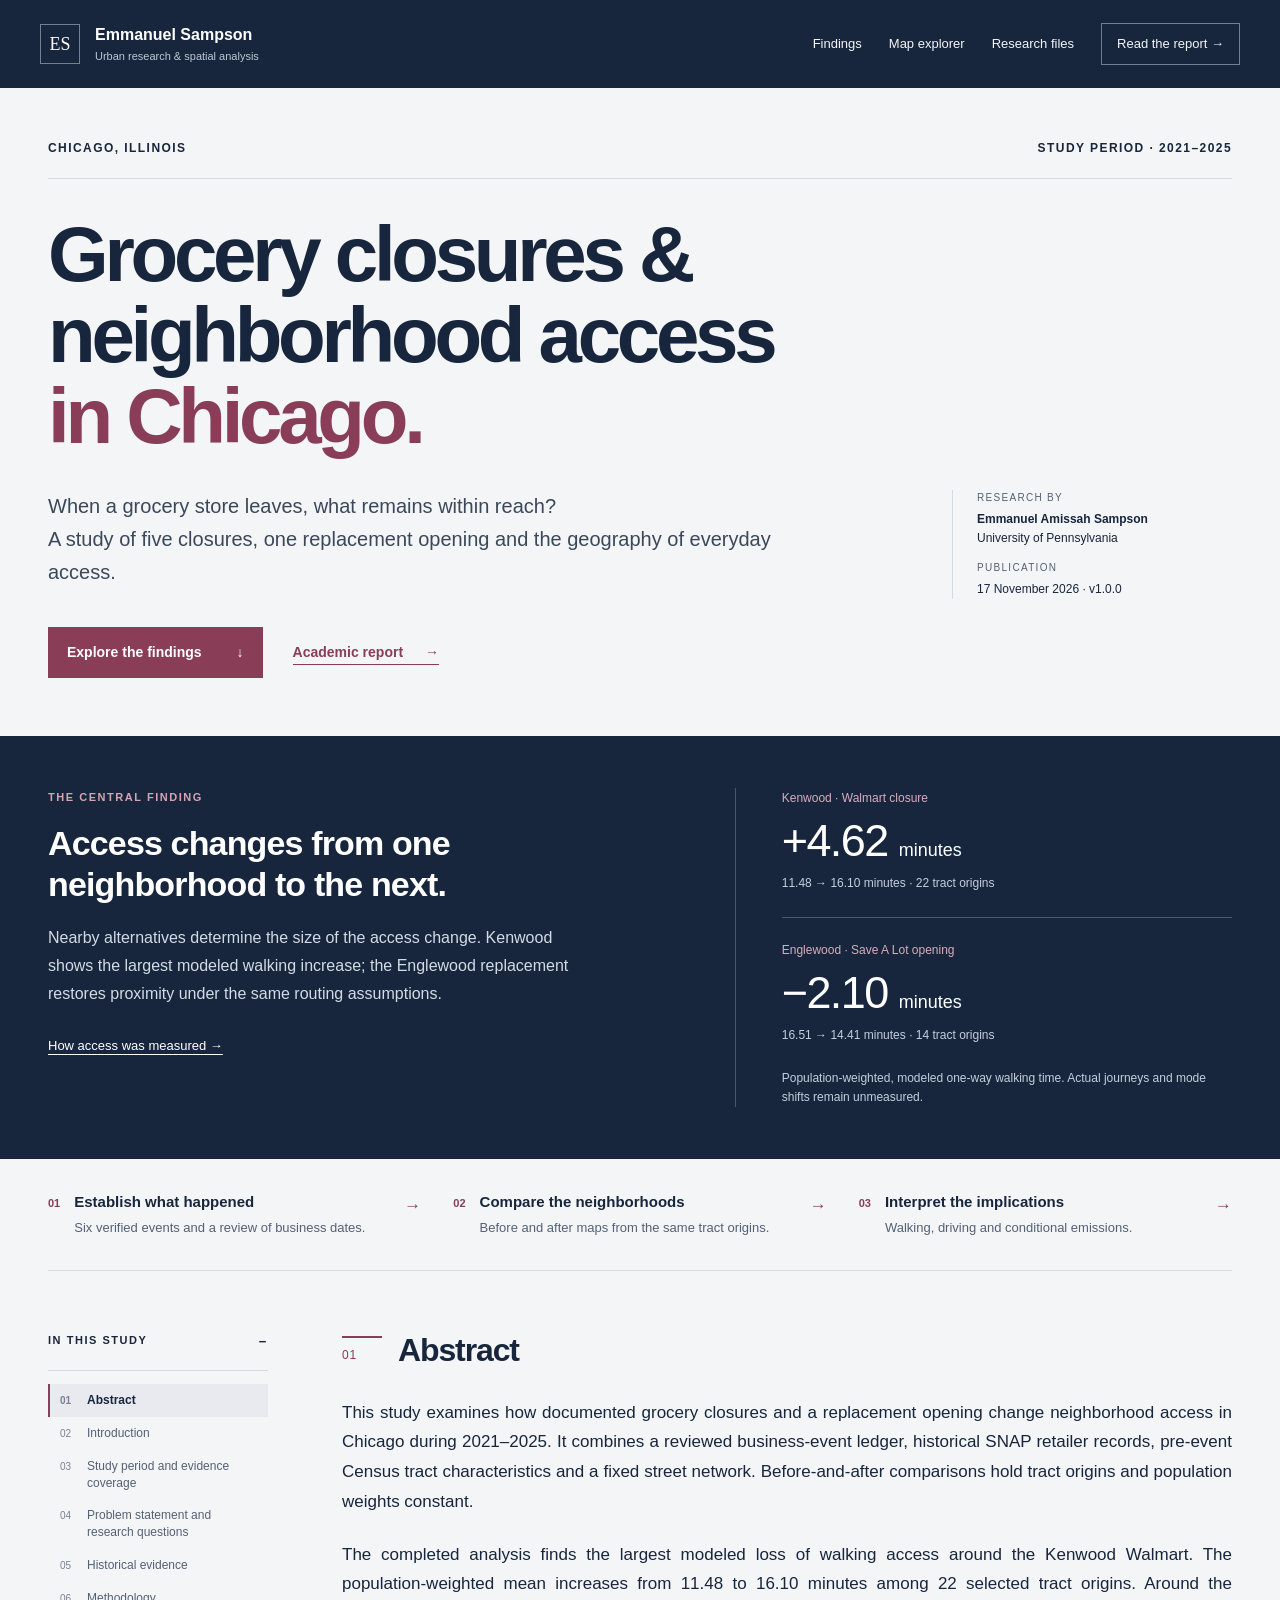
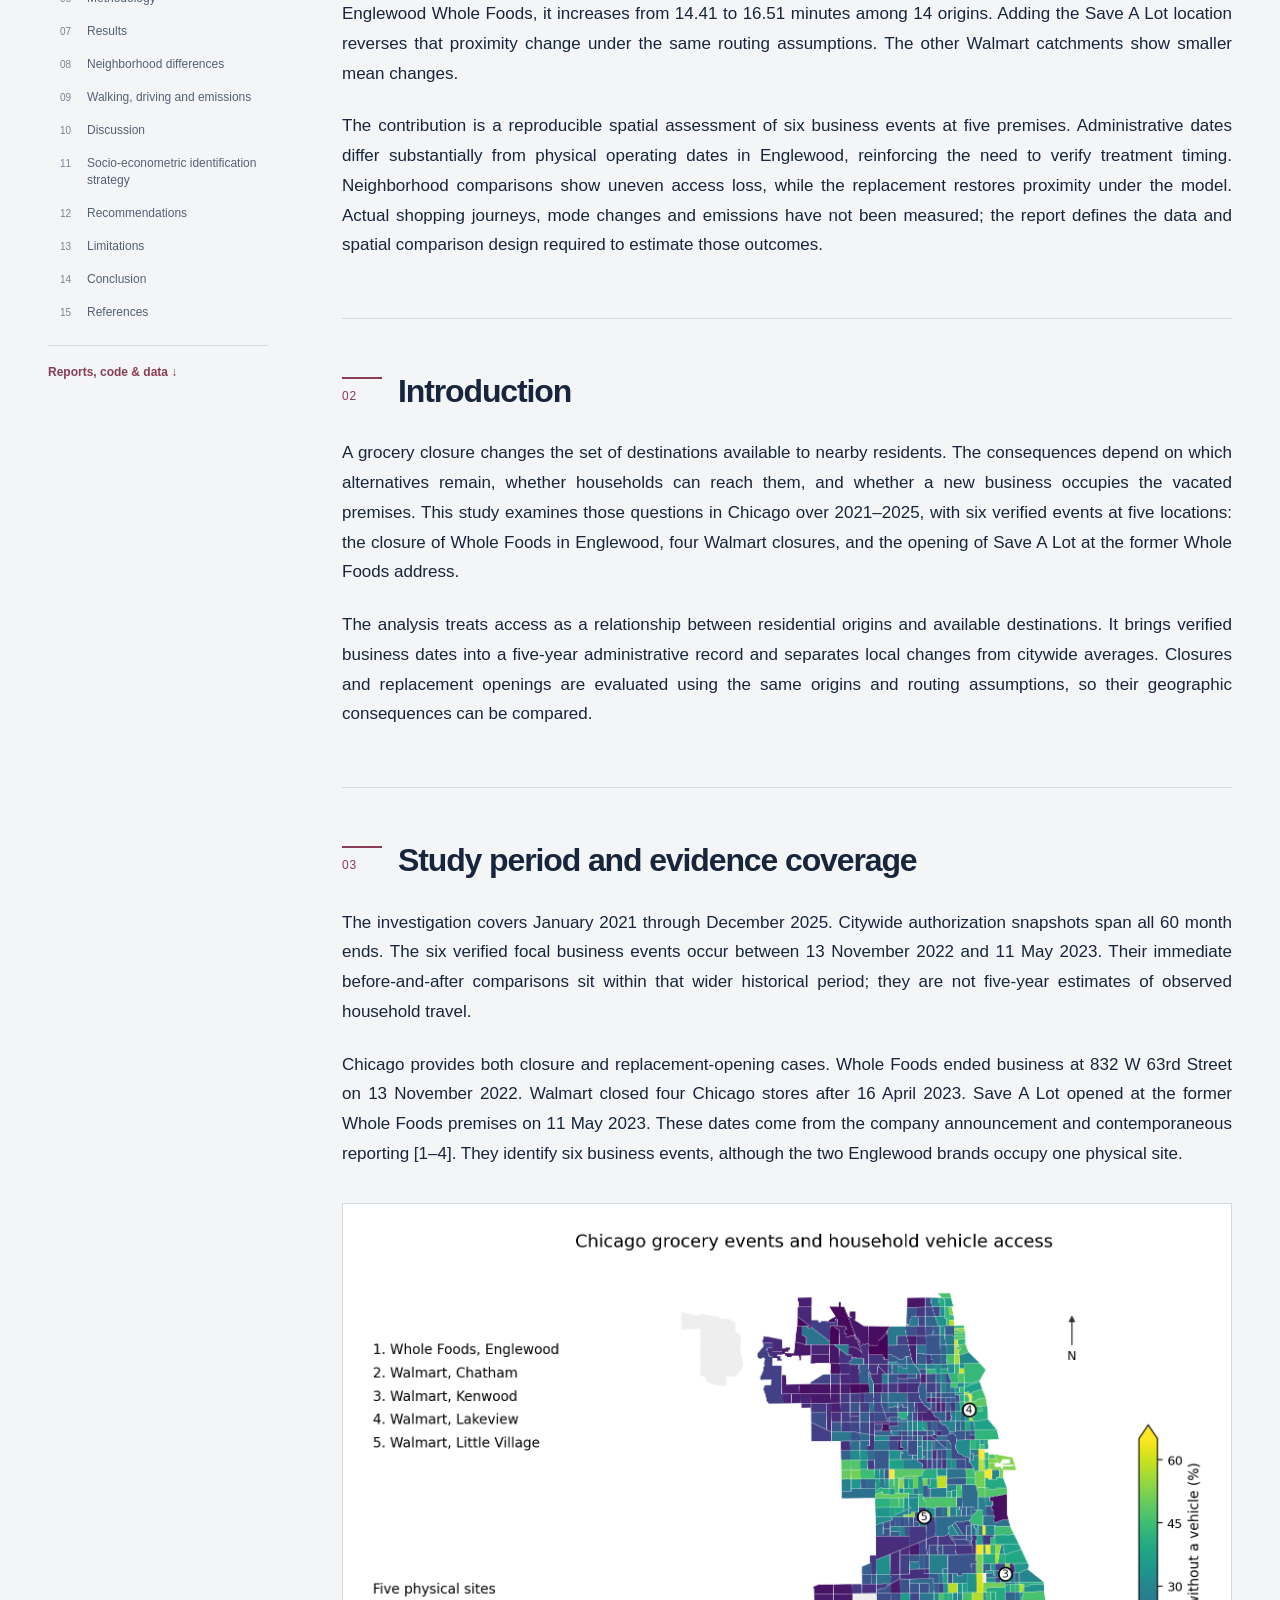
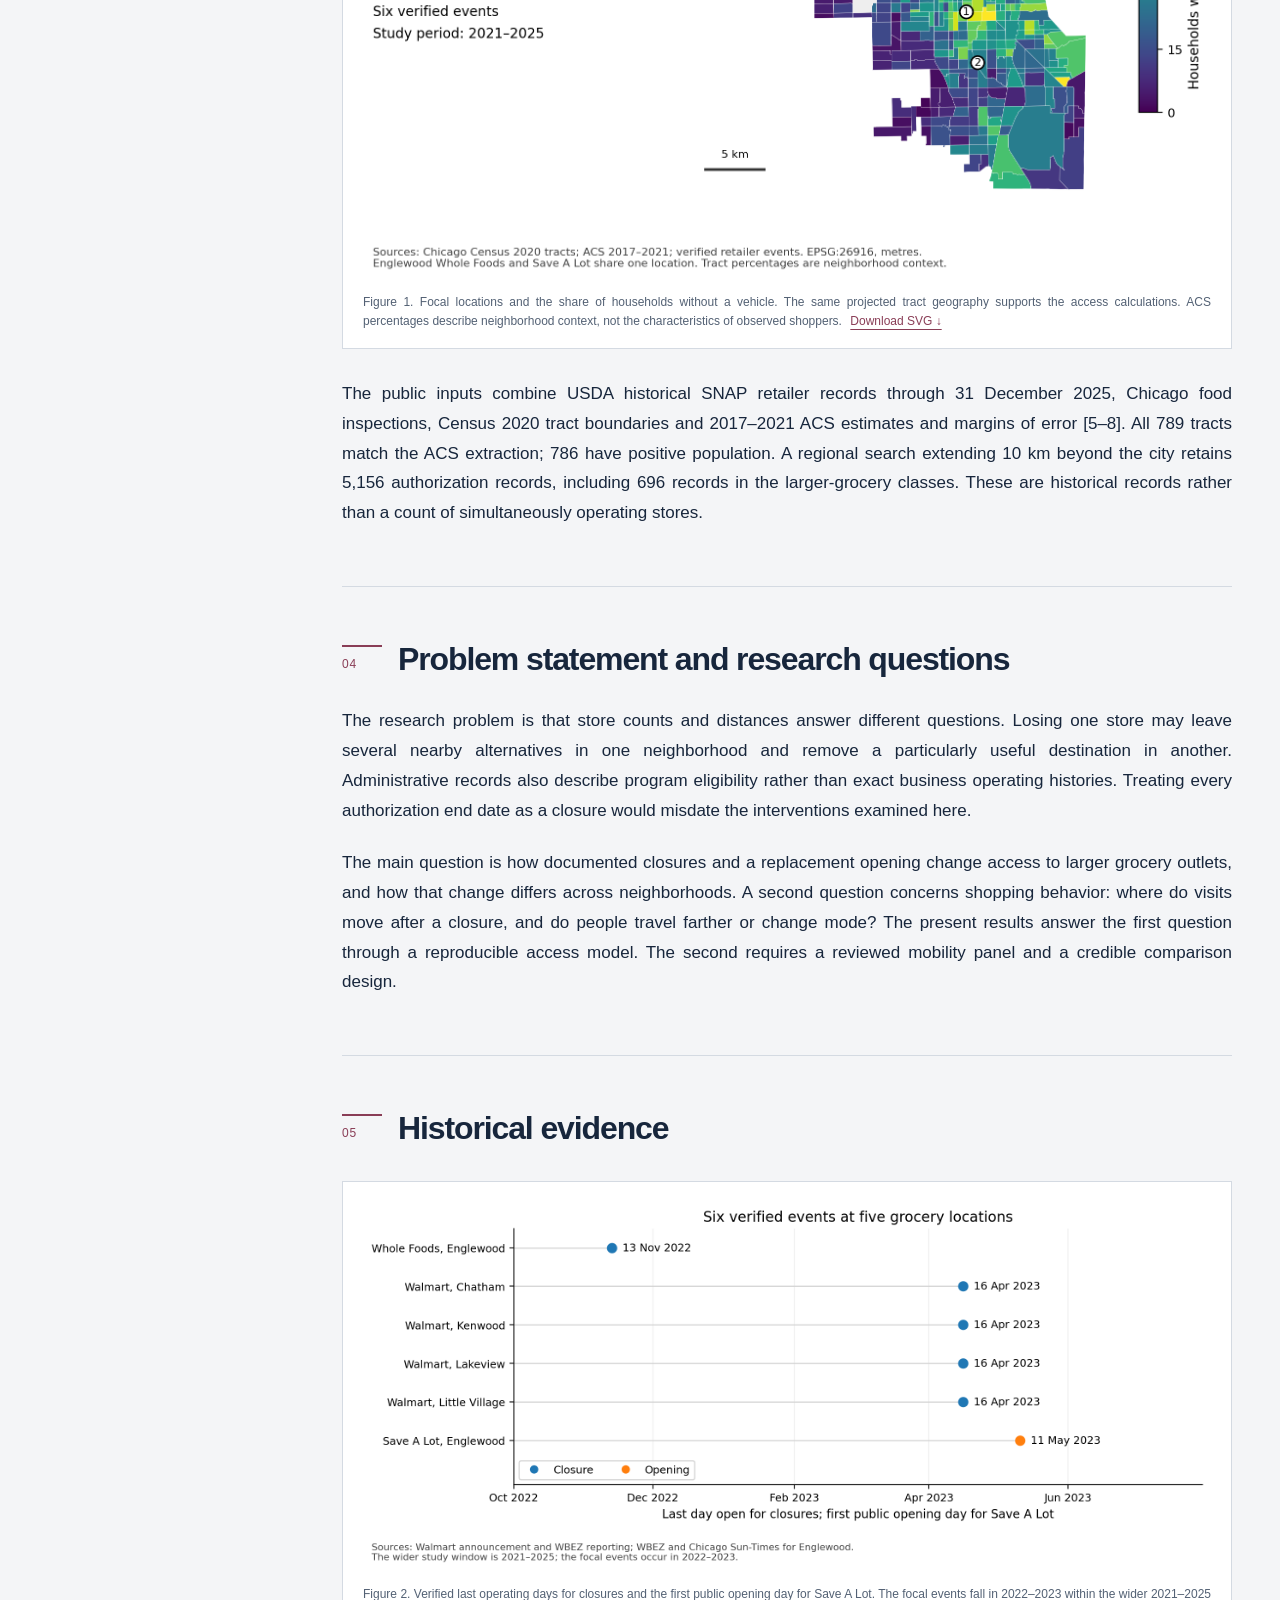
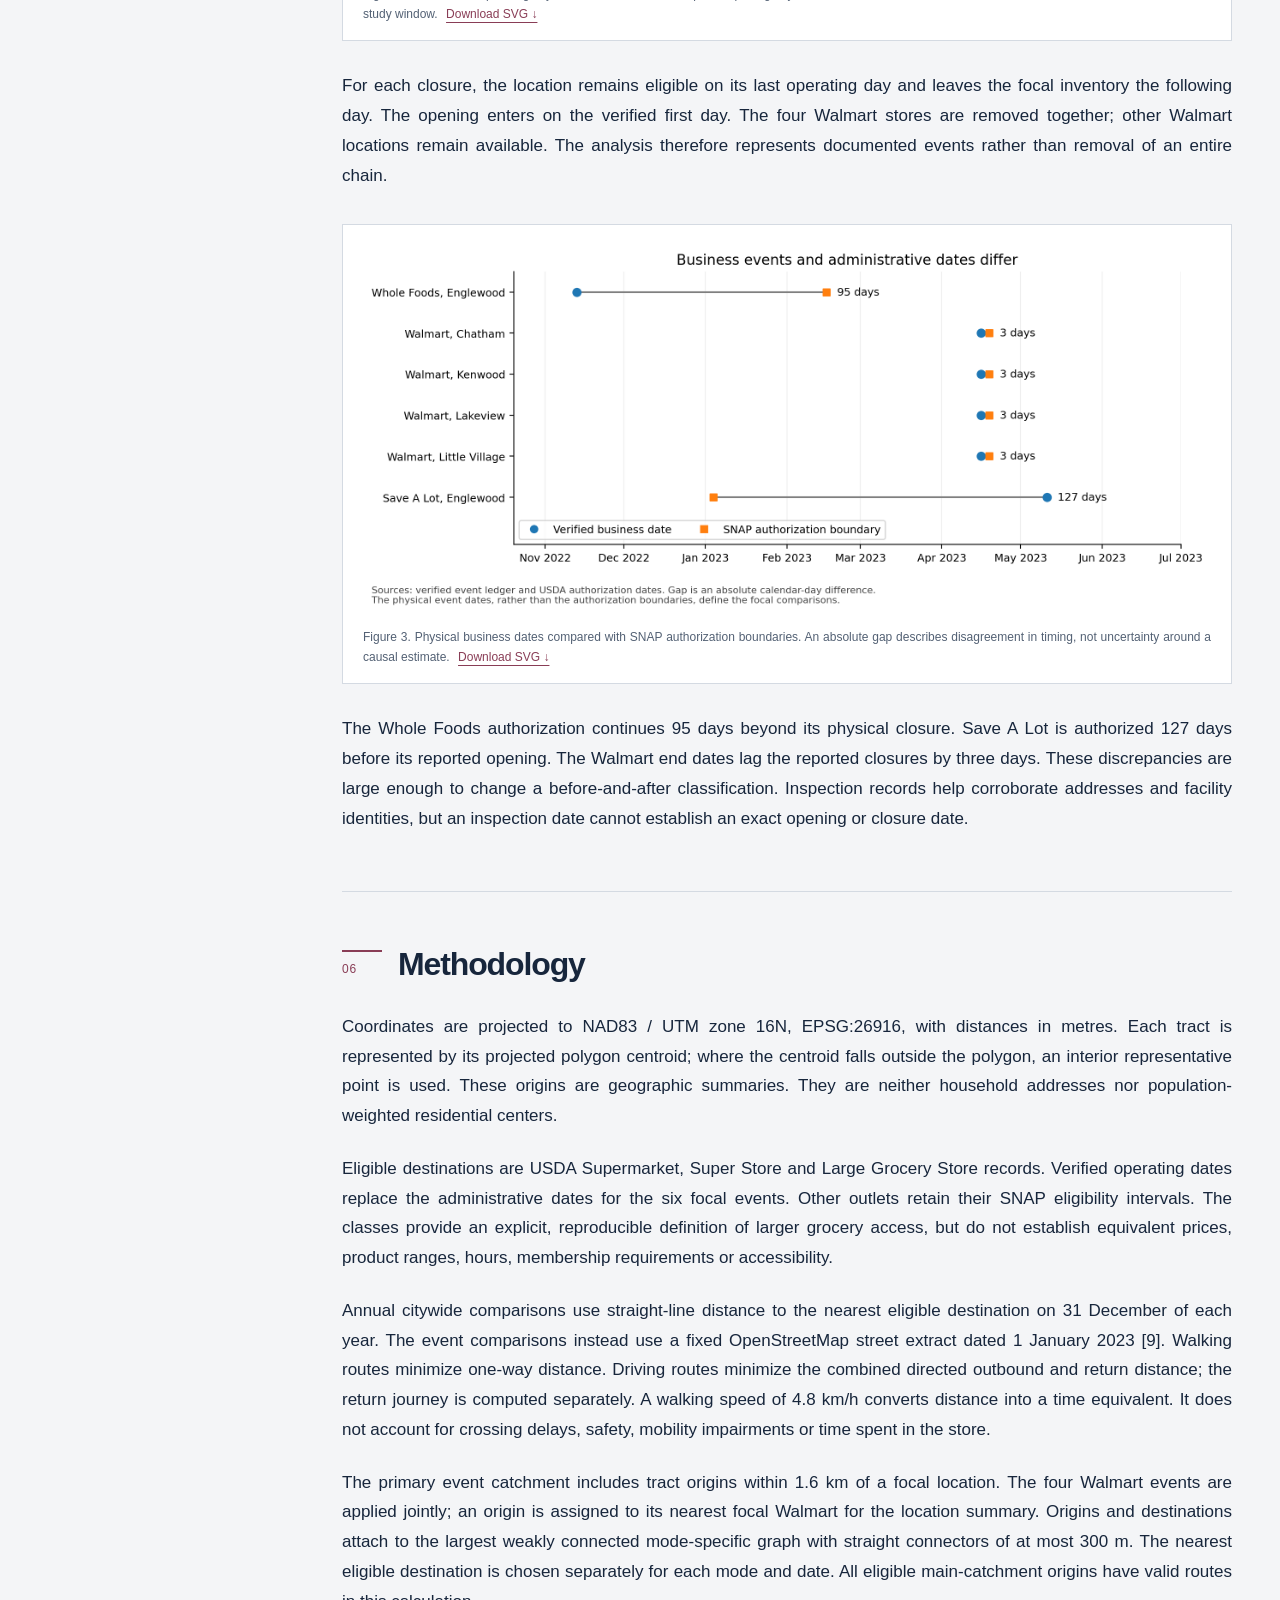
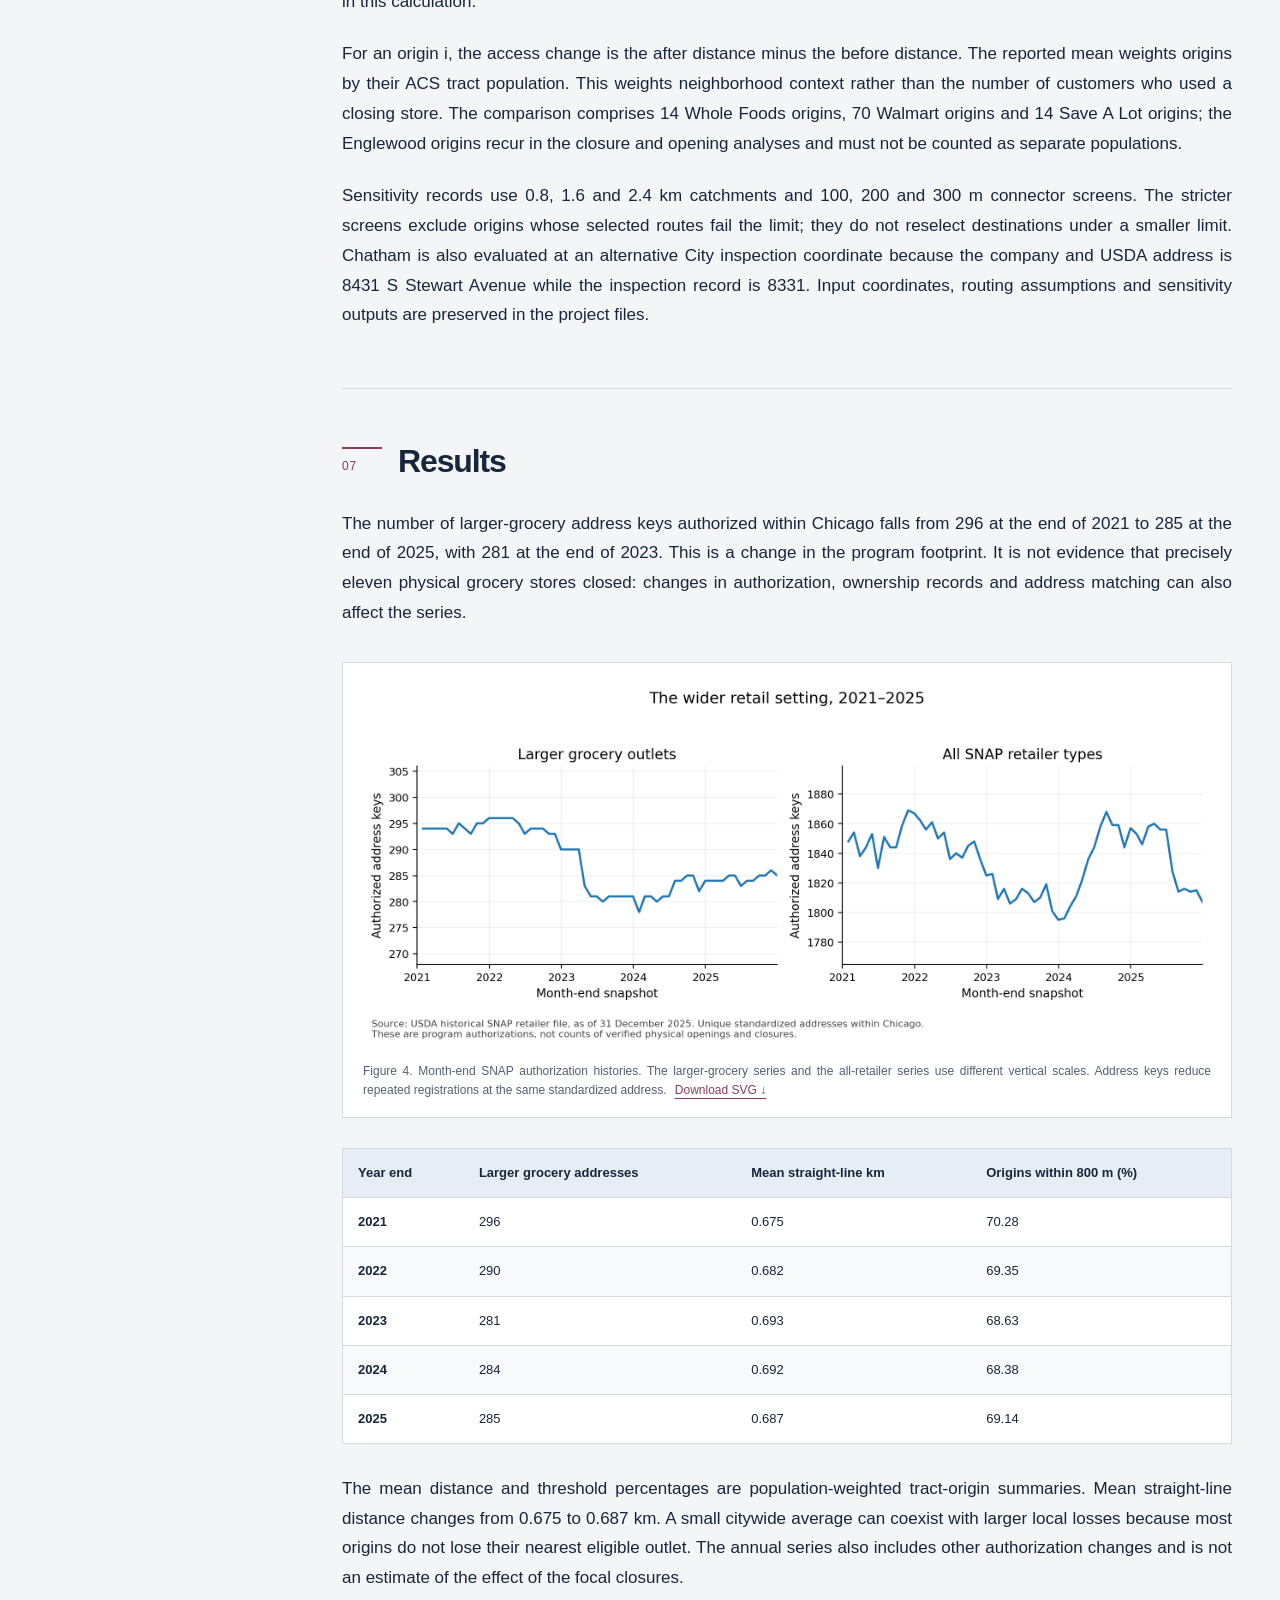
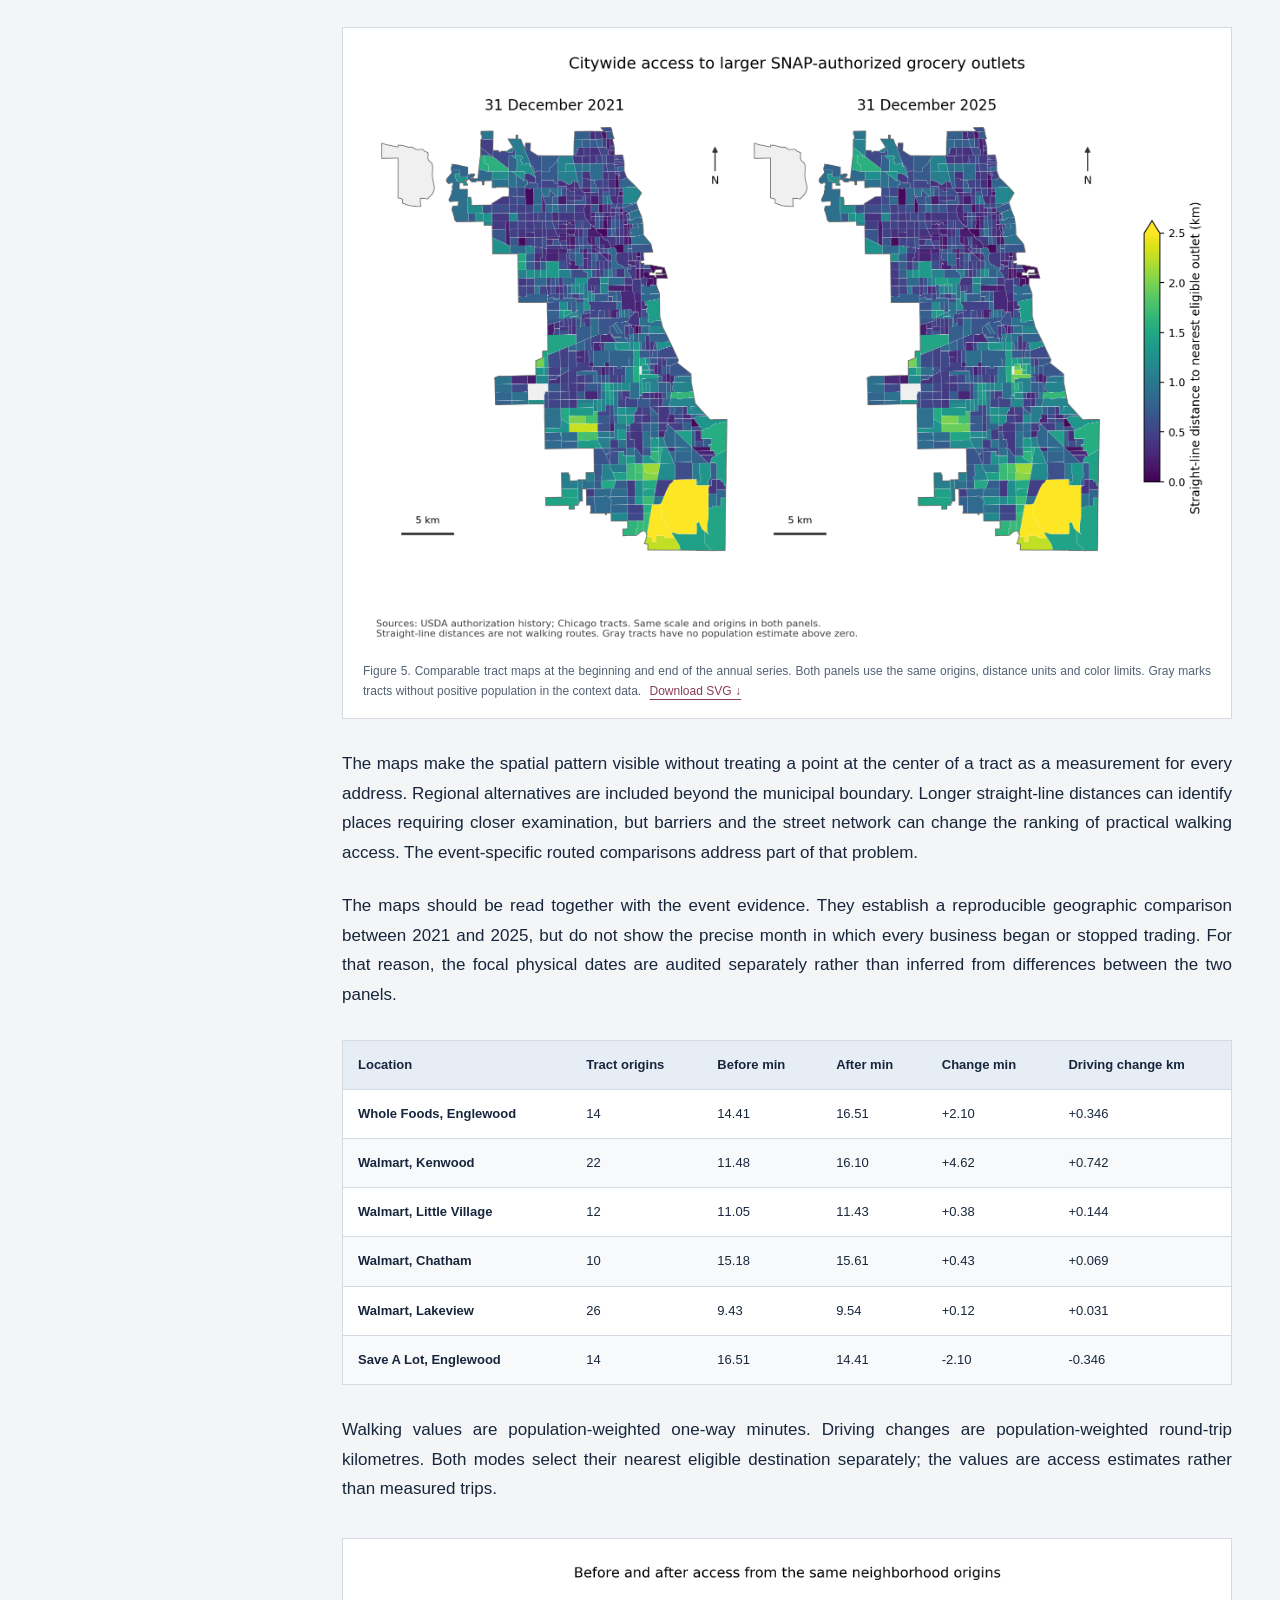
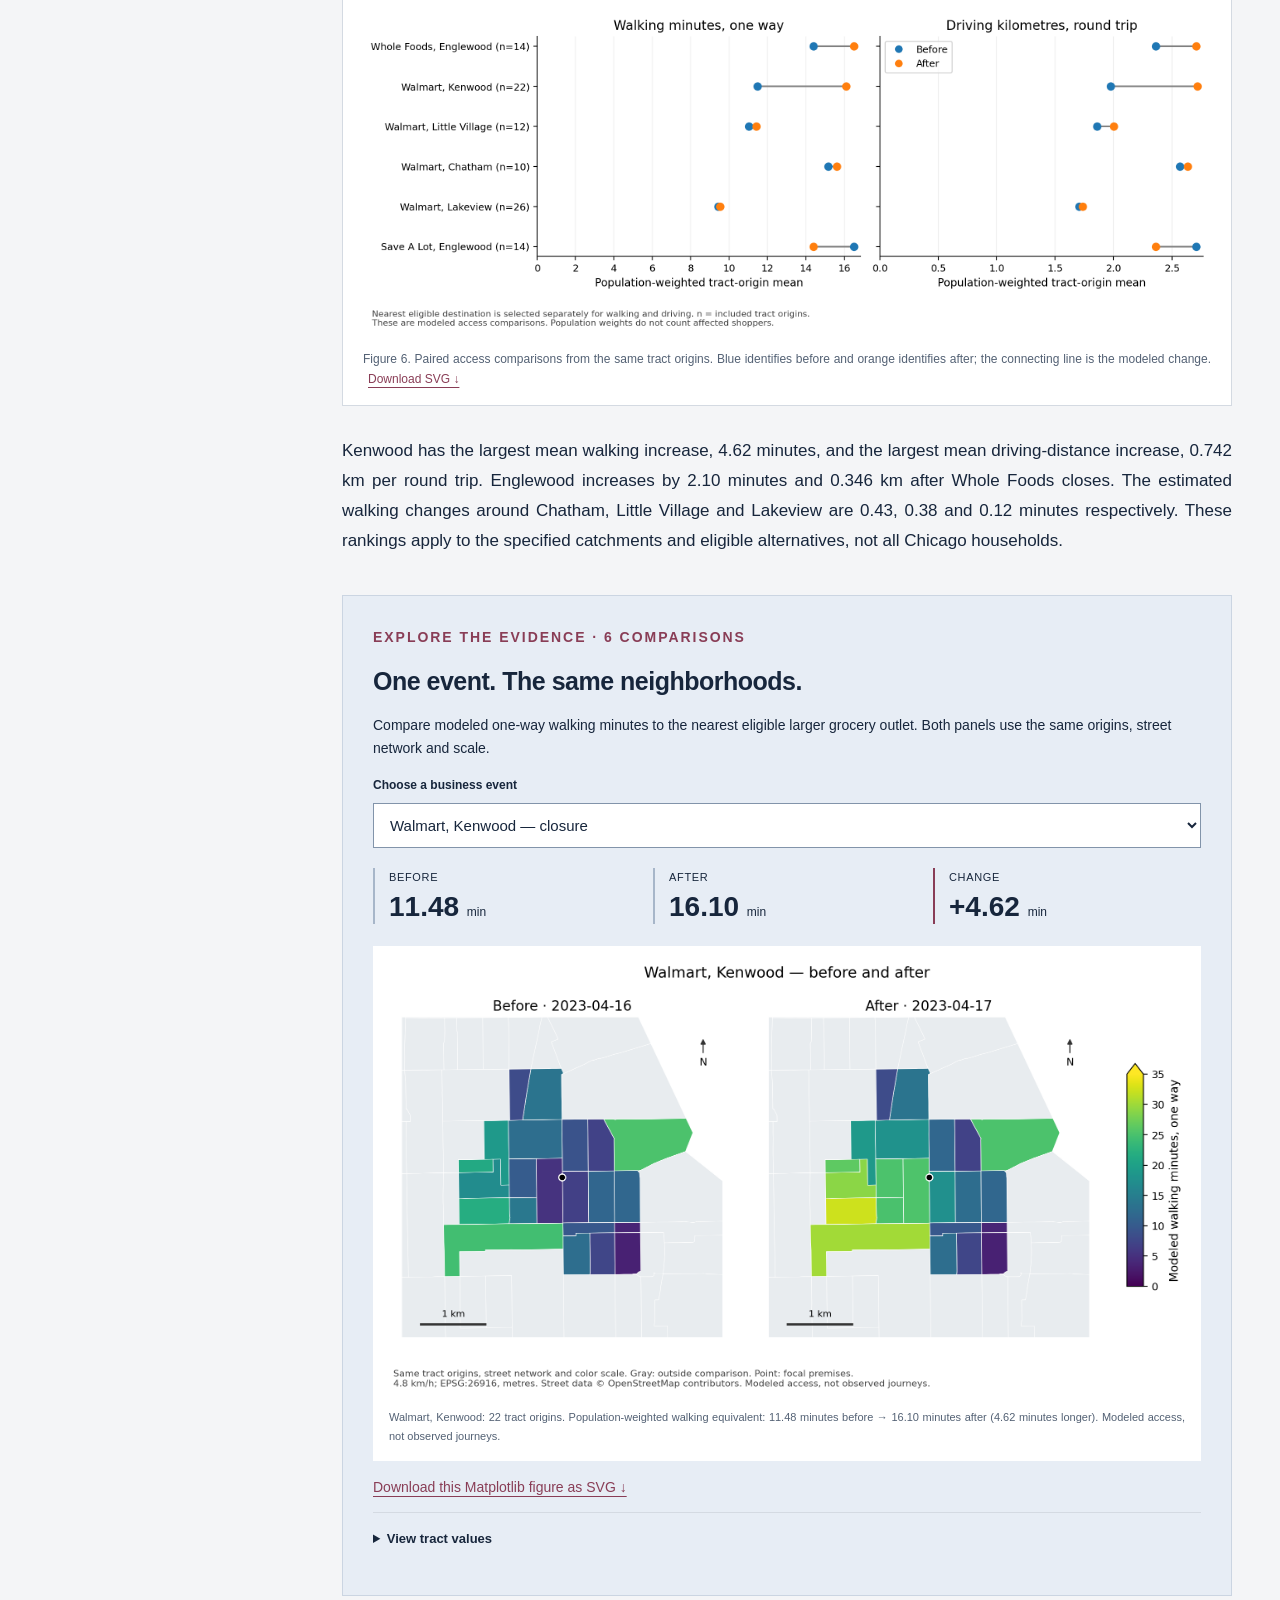
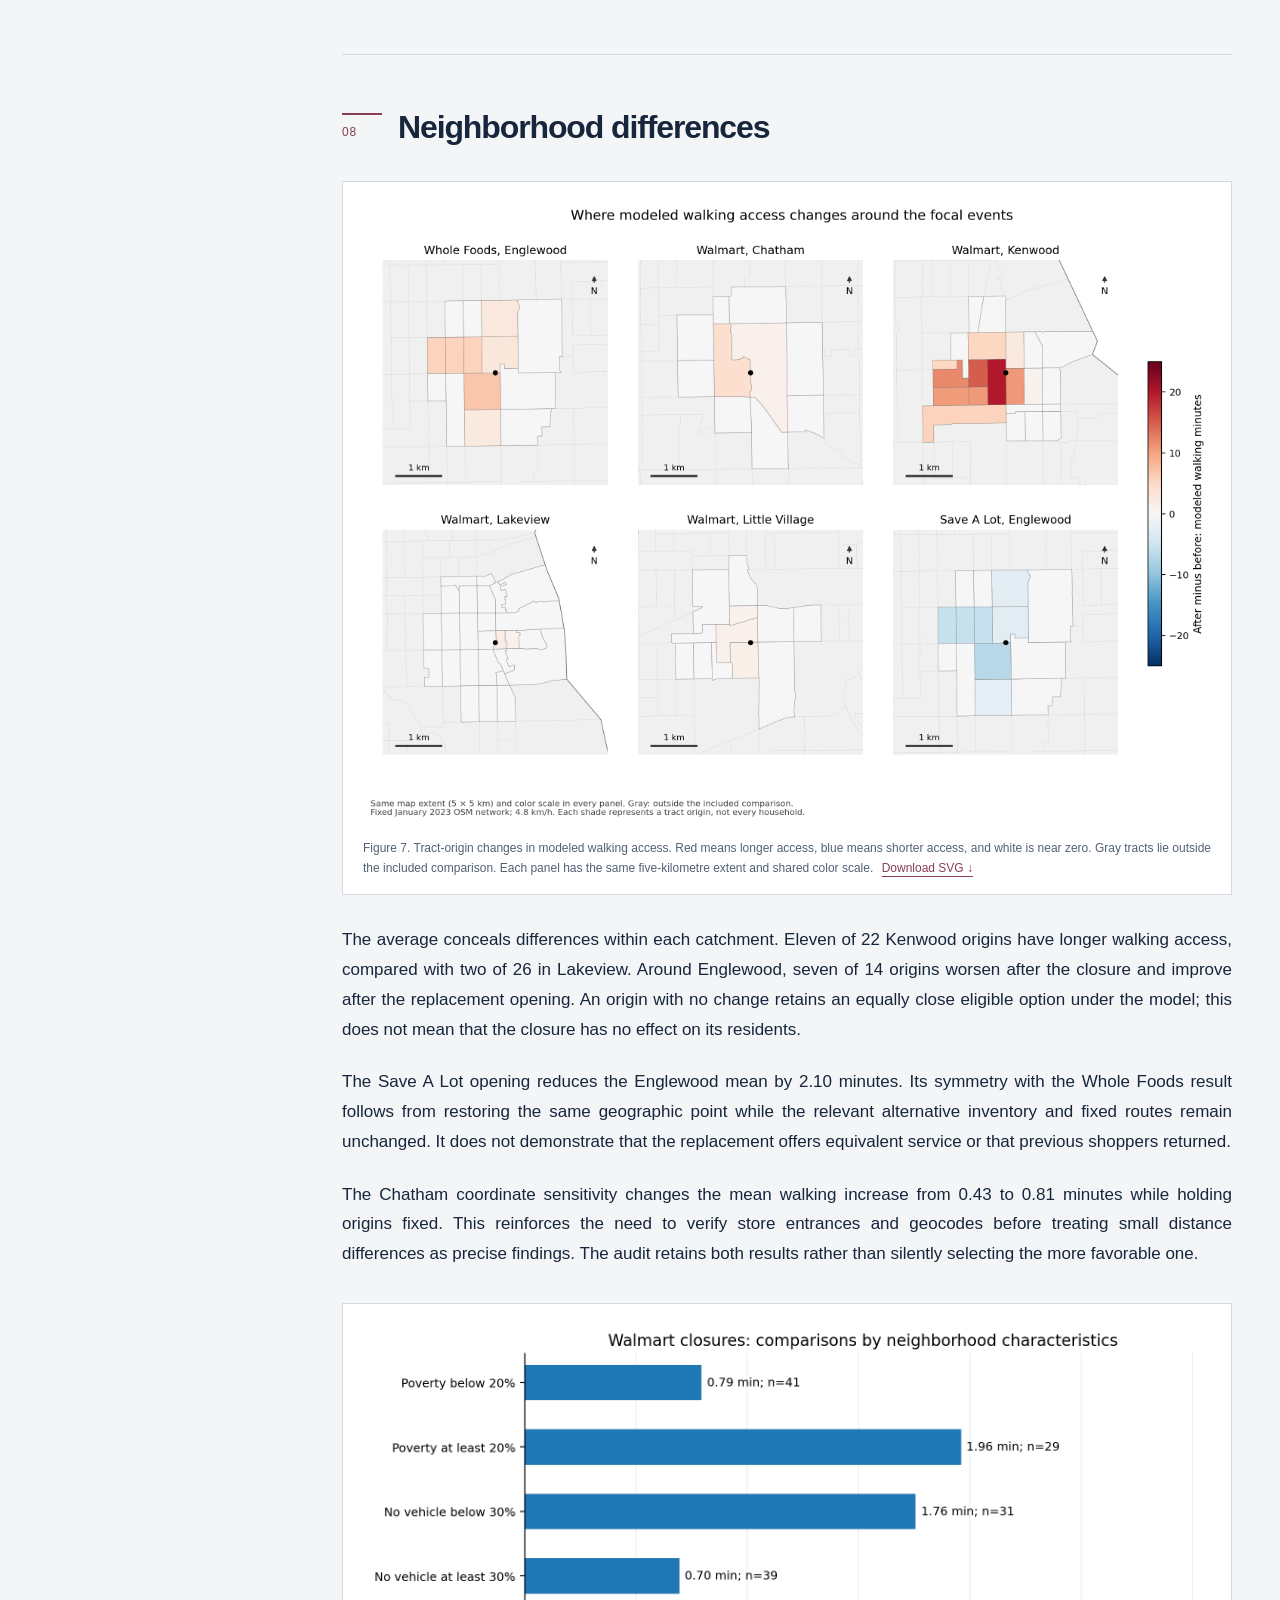
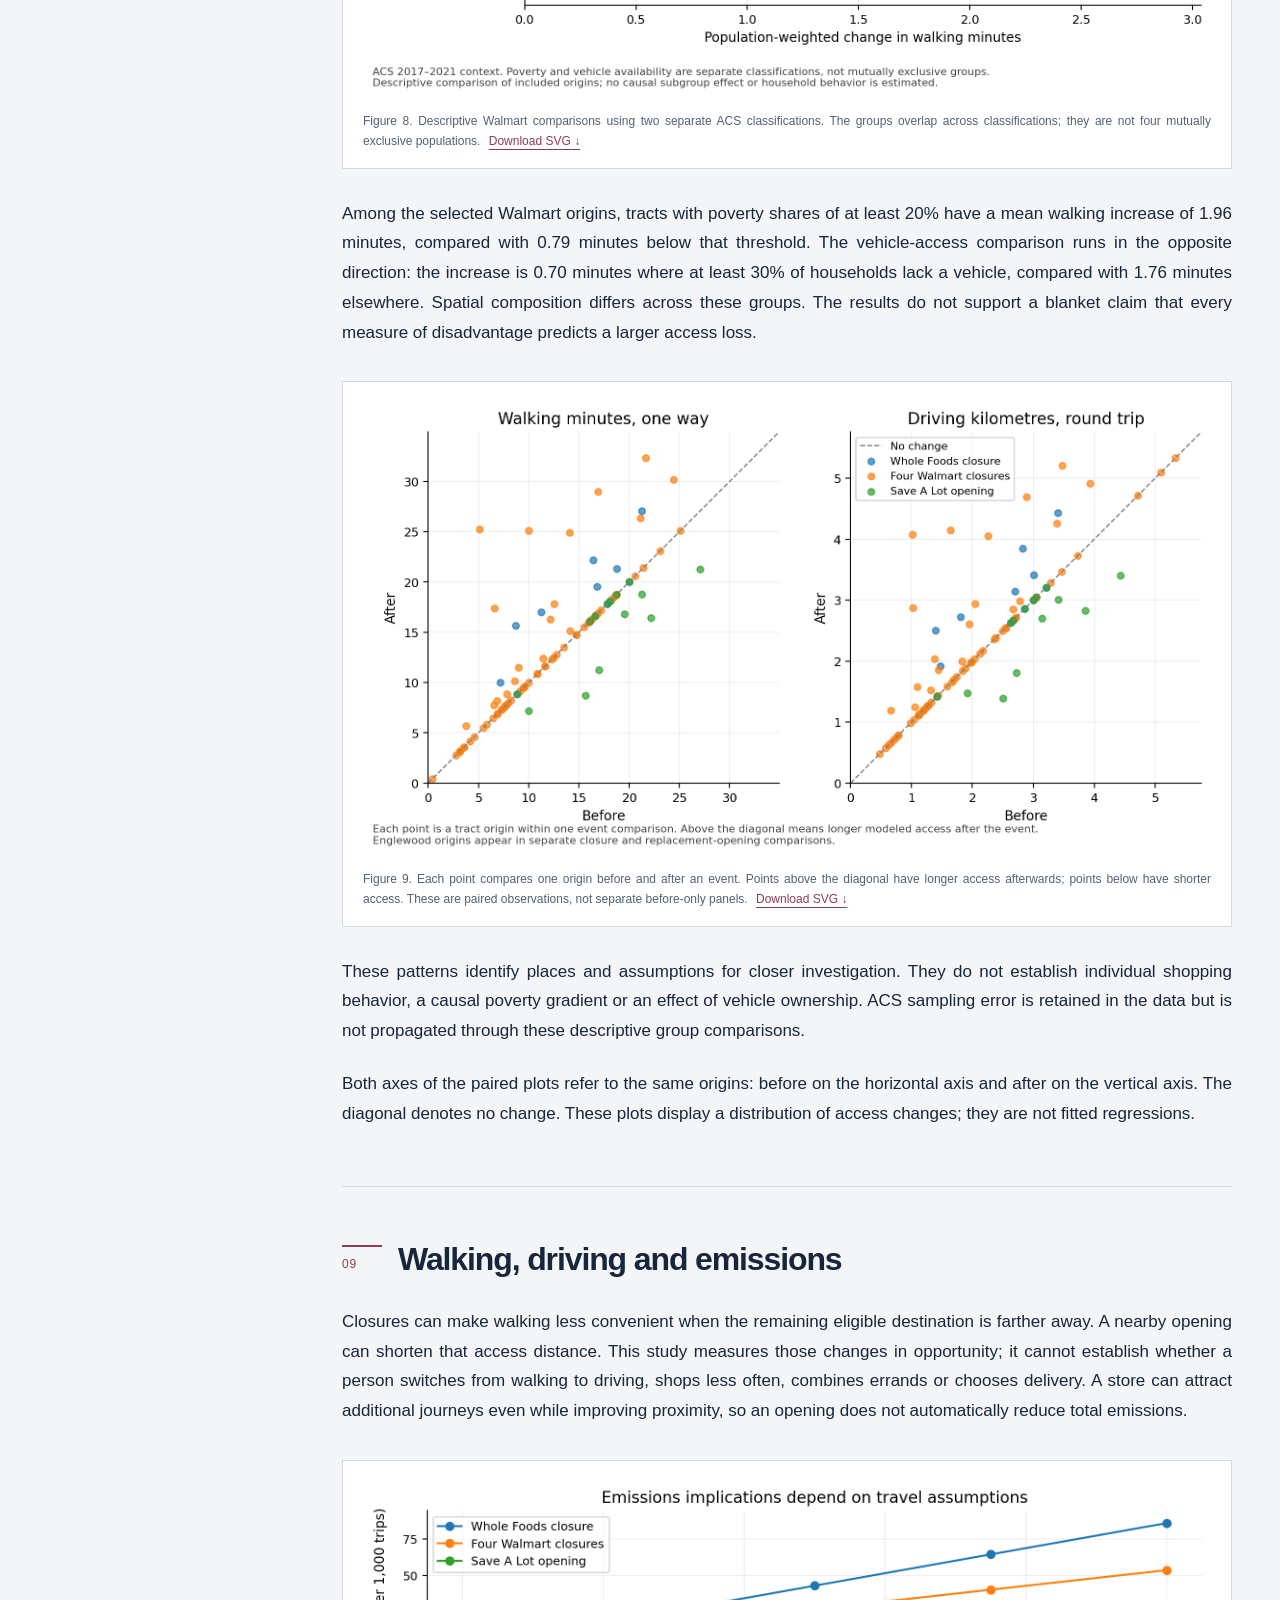
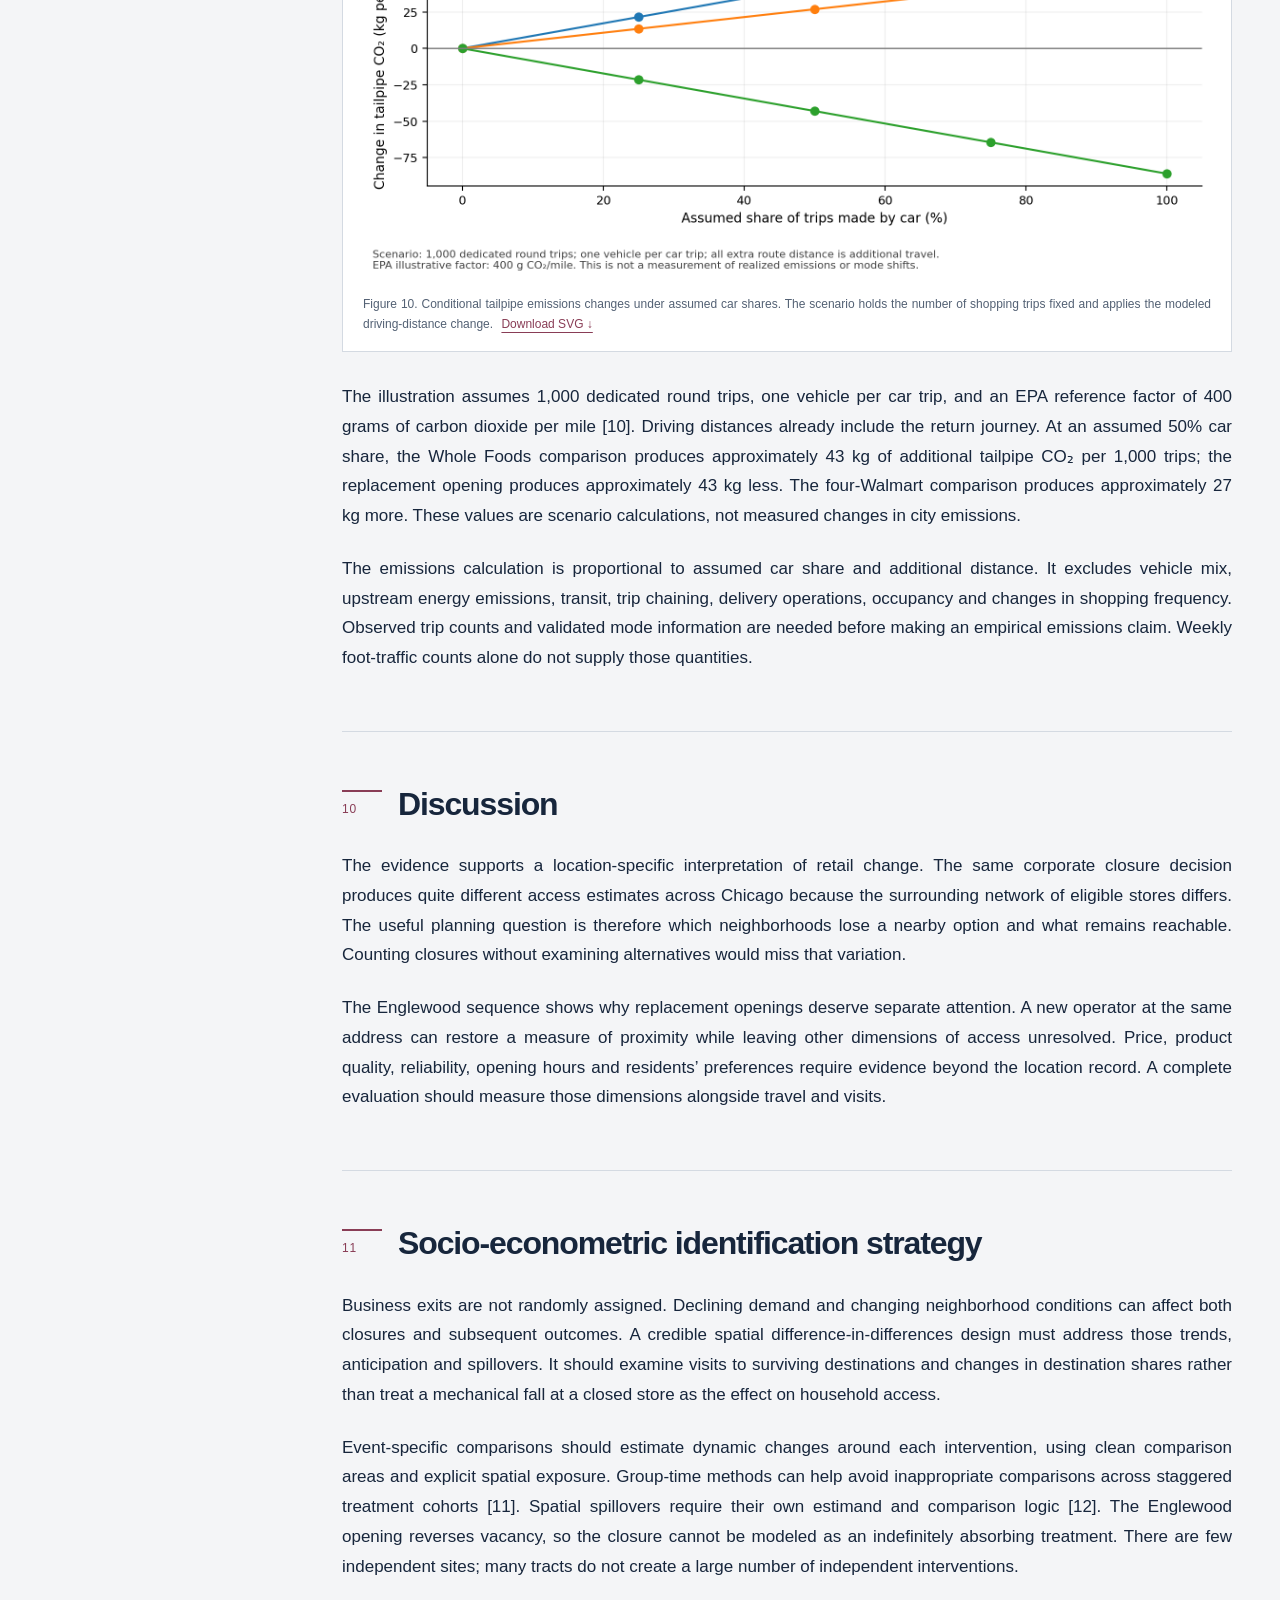
<file: index.html>
<!doctype html>
<html lang="en"><head><meta charset="utf-8"><meta name="viewport" content="width=device-width,initial-scale=1"><title>Grocery closures and neighborhood access in Chicago | Emmanuel Sampson</title><meta name="description" content="Chicago grocery access, 2021–2025. Verified store closures and a replacement opening, modeled before-and-after access and neighborhood differences."><meta name="theme-color" content="#17263c"><link rel="stylesheet" href="site/style.css"><script src="site/app.js" defer></script></head>
<body><a class="skip" href="#research">Skip to research</a>
<header class="masthead"><div class="masthead-inner"><a class="brand" href="#top"><span class="brand-mark" aria-hidden="true">ES</span><span>Emmanuel Sampson<small>Urban research &amp; spatial analysis</small></span></a><nav aria-label="Primary navigation"><a href="#results">Findings</a><a href="#explorer-title">Map explorer</a><a href="#records">Research files</a><a class="nav-report" href="outputs/public/Chicago_Grocery_Access_Report.pdf">Read the report →</a></nav></div></header>
<main id="top">
<section class="hero wrap" aria-labelledby="study-title"><div class="hero-kicker"><span>Chicago, Illinois</span><span>Study period · 2021–2025</span></div><h1 id="study-title">Grocery closures &amp;<br>neighborhood access<br><span>in Chicago.</span></h1><div class="hero-bottom"><p class="lede">When a grocery store leaves, what remains within reach?<br> A study of five closures, one replacement opening and the geography of everyday access.</p><div class="study-meta"><p><span>Research by</span><strong>Emmanuel Amissah Sampson</strong>University of Pennsylvania</p><p><span>Publication</span>17 November 2026 · v1.0.0</p></div></div><div class="hero-actions"><a class="button" href="#results">Explore the findings <span aria-hidden="true">↓</span></a><a class="text-link" href="outputs/public/Chicago_Grocery_Access_Report.pdf">Academic report <span aria-hidden="true">→</span></a></div></section>
<section class="overview-band" aria-label="Research at a glance"><div class="wrap overview-inner"><div class="overview-title"><p class="eyebrow">The central finding</p><h2>Access changes from one<br>neighborhood to the next.</h2><p>Nearby alternatives determine the size of the access change. Kenwood shows the largest modeled walking increase; the Englewood replacement restores proximity under the same routing assumptions.</p><a href="#methods">How access was measured →</a></div><div class="finding-list"><div><p class="finding-label">Kenwood · Walmart closure</p><p class="finding-number">+4.62 <span>minutes</span></p><p>11.48 → 16.10 minutes · 22 tract origins</p></div><div><p class="finding-label">Englewood · Save A Lot opening</p><p class="finding-number">−2.10 <span>minutes</span></p><p>16.51 → 14.41 minutes · 14 tract origins</p></div><p class="scope-note">Population-weighted, modeled one-way walking time. Actual journeys and mode shifts remain unmeasured.</p></div></div></section>
<nav class="story-guide wrap" aria-label="Ways into the research"><a href="#evidence"><span class="guide-number">01</span><div><strong>Establish what happened</strong><p>Six verified events and a review of business dates.</p></div><span class="guide-arrow" aria-hidden="true">→</span></a><a href="#explorer-title"><span class="guide-number">02</span><div><strong>Compare the neighborhoods</strong><p>Before and after maps from the same tract origins.</p></div><span class="guide-arrow" aria-hidden="true">→</span></a><a href="#travel"><span class="guide-number">03</span><div><strong>Interpret the implications</strong><p>Walking, driving and conditional emissions.</p></div><span class="guide-arrow" aria-hidden="true">→</span></a></nav>
<div class="research-layout wrap" id="research"><aside class="contents"><details open><summary>In this study <span aria-hidden="true">+</span></summary><nav aria-label="Research contents"><ol><li><a href="#abstract"><span>01</span>Abstract</a></li><li><a href="#introduction"><span>02</span>Introduction</a></li><li><a href="#period"><span>03</span>Study period and evidence coverage</a></li><li><a href="#problem"><span>04</span>Problem statement and research questions</a></li><li><a href="#evidence"><span>05</span>Historical evidence</a></li><li><a href="#methods"><span>06</span>Methodology</a></li><li><a href="#results"><span>07</span>Results</a></li><li><a href="#equity"><span>08</span>Neighborhood differences</a></li><li><a href="#travel"><span>09</span>Walking, driving and emissions</a></li><li><a href="#discussion"><span>10</span>Discussion</a></li><li><a href="#identification"><span>11</span>Socio-econometric identification strategy</a></li><li><a href="#recommendations"><span>12</span>Recommendations</a></li><li><a href="#limitations"><span>13</span>Limitations</a></li><li><a href="#conclusion"><span>14</span>Conclusion</a></li><li><a href="#references"><span>15</span>References</a></li></ol><a class="contents-download" href="#records">Reports, code &amp; data ↓</a></nav></details></aside><article class="research-article" aria-label="Research narrative"><section id="abstract" class="research-section" aria-labelledby="heading-abstract"><header class="section-heading"><span class="section-number">01</span><h2 id="heading-abstract">Abstract</h2></header><div class="report-section"><p>This study examines how documented grocery closures and a replacement opening change neighborhood access in Chicago during 2021–2025. It combines a reviewed business-event ledger, historical SNAP retailer records, pre-event Census tract characteristics and a fixed street network. Before-and-after comparisons hold tract origins and population weights constant.</p><p>The completed analysis finds the largest modeled loss of walking access around the Kenwood Walmart. The population-weighted mean increases from 11.48 to 16.10 minutes among 22 selected tract origins. Around the Englewood Whole Foods, it increases from 14.41 to 16.51 minutes among 14 origins. Adding the Save A Lot location reverses that proximity change under the same routing assumptions. The other Walmart catchments show smaller mean changes.</p><p>The contribution is a reproducible spatial assessment of six business events at five premises. Administrative dates differ substantially from physical operating dates in Englewood, reinforcing the need to verify treatment timing. Neighborhood comparisons show uneven access loss, while the replacement restores proximity under the model. Actual shopping journeys, mode changes and emissions have not been measured; the report defines the data and spatial comparison design required to estimate those outcomes.</p></div></section><section id="introduction" class="research-section" aria-labelledby="heading-introduction"><header class="section-heading"><span class="section-number">02</span><h2 id="heading-introduction">Introduction</h2></header><div class="report-section"><p>A grocery closure changes the set of destinations available to nearby residents. The consequences depend on which alternatives remain, whether households can reach them, and whether a new business occupies the vacated premises. This study examines those questions in Chicago over 2021–2025, with six verified events at five locations: the closure of Whole Foods in Englewood, four Walmart closures, and the opening of Save A Lot at the former Whole Foods address.</p><p>The analysis treats access as a relationship between residential origins and available destinations. It brings verified business dates into a five-year administrative record and separates local changes from citywide averages. Closures and replacement openings are evaluated using the same origins and routing assumptions, so their geographic consequences can be compared.</p></div></section><section id="period" class="research-section" aria-labelledby="heading-period"><header class="section-heading"><span class="section-number">03</span><h2 id="heading-period">Study period and evidence coverage</h2></header><div class="report-section"><p>The investigation covers January 2021 through December 2025. Citywide authorization snapshots span all 60 month ends. The six verified focal business events occur between 13 November 2022 and 11 May 2023. Their immediate before-and-after comparisons sit within that wider historical period; they are not five-year estimates of observed household travel.</p><p>Chicago provides both closure and replacement-opening cases. Whole Foods ended business at 832 W 63rd Street on 13 November 2022. Walmart closed four Chicago stores after 16 April 2023. Save A Lot opened at the former Whole Foods premises on 11 May 2023. These dates come from the company announcement and contemporaneous reporting [1–4]. They identify six business events, although the two Englewood brands occupy one physical site.</p><figure class="research-figure"><a href="outputs/figures/01_study_map.png" title="Open full-size figure"><img src="outputs/figures/01_study_map.png" alt="Figure 1. Focal locations and the share of households without a vehicle. The same projected tract geography supports the access calculations. ACS percentages describe neighborhood context, not the characteristics of observed shoppers." width="1735" height="1338" loading="lazy"></a><figcaption>Figure 1. Focal locations and the share of households without a vehicle. The same projected tract geography supports the access calculations. ACS percentages describe neighborhood context, not the characteristics of observed shoppers. <a class="figure-download" href="outputs/figures/01_study_map.svg" download>Download SVG ↓</a></figcaption></figure><p>The public inputs combine USDA historical SNAP retailer records through 31 December 2025, Chicago food inspections, Census 2020 tract boundaries and 2017–2021 ACS estimates and margins of error [5–8]. All 789 tracts match the ACS extraction; 786 have positive population. A regional search extending 10 km beyond the city retains 5,156 authorization records, including 696 records in the larger-grocery classes. These are historical records rather than a count of simultaneously operating stores.</p></div></section><section id="problem" class="research-section" aria-labelledby="heading-problem"><header class="section-heading"><span class="section-number">04</span><h2 id="heading-problem">Problem statement and research questions</h2></header><div class="report-section"><p>The research problem is that store counts and distances answer different questions. Losing one store may leave several nearby alternatives in one neighborhood and remove a particularly useful destination in another. Administrative records also describe program eligibility rather than exact business operating histories. Treating every authorization end date as a closure would misdate the interventions examined here.</p><p>The main question is how documented closures and a replacement opening change access to larger grocery outlets, and how that change differs across neighborhoods. A second question concerns shopping behavior: where do visits move after a closure, and do people travel farther or change mode? The present results answer the first question through a reproducible access model. The second requires a reviewed mobility panel and a credible comparison design.</p></div></section><section id="evidence" class="research-section" aria-labelledby="heading-evidence"><header class="section-heading"><span class="section-number">05</span><h2 id="heading-evidence">Historical evidence</h2></header><div class="report-section"><figure class="research-figure"><a href="outputs/figures/02_event_timeline.png" title="Open full-size figure"><img src="outputs/figures/02_event_timeline.png" alt="Figure 2. Verified last operating days for closures and the first public opening day for Save A Lot. The focal events fall in 2022–2023 within the wider 2021–2025 study window." width="1980" height="858" loading="lazy"></a><figcaption>Figure 2. Verified last operating days for closures and the first public opening day for Save A Lot. The focal events fall in 2022–2023 within the wider 2021–2025 study window. <a class="figure-download" href="outputs/figures/02_event_timeline.svg" download>Download SVG ↓</a></figcaption></figure><p>For each closure, the location remains eligible on its last operating day and leaves the focal inventory the following day. The opening enters on the verified first day. The four Walmart stores are removed together; other Walmart locations remain available. The analysis therefore represents documented events rather than removal of an entire chain.</p><figure class="research-figure"><a href="outputs/figures/04_date_audit.png" title="Open full-size figure"><img src="outputs/figures/04_date_audit.png" alt="Figure 3. Physical business dates compared with SNAP authorization boundaries. An absolute gap describes disagreement in timing, not uncertainty around a causal estimate." width="1980" height="858" loading="lazy"></a><figcaption>Figure 3. Physical business dates compared with SNAP authorization boundaries. An absolute gap describes disagreement in timing, not uncertainty around a causal estimate. <a class="figure-download" href="outputs/figures/04_date_audit.svg" download>Download SVG ↓</a></figcaption></figure><p>The Whole Foods authorization continues 95 days beyond its physical closure. Save A Lot is authorized 127 days before its reported opening. The Walmart end dates lag the reported closures by three days. These discrepancies are large enough to change a before-and-after classification. Inspection records help corroborate addresses and facility identities, but an inspection date cannot establish an exact opening or closure date.</p></div></section><section id="methods" class="research-section" aria-labelledby="heading-methods"><header class="section-heading"><span class="section-number">06</span><h2 id="heading-methods">Methodology</h2></header><div class="report-section"><p>Coordinates are projected to NAD83 / UTM zone 16N, EPSG:26916, with distances in metres. Each tract is represented by its projected polygon centroid; where the centroid falls outside the polygon, an interior representative point is used. These origins are geographic summaries. They are neither household addresses nor population-weighted residential centers.</p><p>Eligible destinations are USDA Supermarket, Super Store and Large Grocery Store records. Verified operating dates replace the administrative dates for the six focal events. Other outlets retain their SNAP eligibility intervals. The classes provide an explicit, reproducible definition of larger grocery access, but do not establish equivalent prices, product ranges, hours, membership requirements or accessibility.</p><p>Annual citywide comparisons use straight-line distance to the nearest eligible destination on 31 December of each year. The event comparisons instead use a fixed OpenStreetMap street extract dated 1 January 2023 [9]. Walking routes minimize one-way distance. Driving routes minimize the combined directed outbound and return distance; the return journey is computed separately. A walking speed of 4.8 km/h converts distance into a time equivalent. It does not account for crossing delays, safety, mobility impairments or time spent in the store.</p><p>The primary event catchment includes tract origins within 1.6 km of a focal location. The four Walmart events are applied jointly; an origin is assigned to its nearest focal Walmart for the location summary. Origins and destinations attach to the largest weakly connected mode-specific graph with straight connectors of at most 300 m. The nearest eligible destination is chosen separately for each mode and date. All eligible main-catchment origins have valid routes in this calculation.</p><p>For an origin i, the access change is the after distance minus the before distance. The reported mean weights origins by their ACS tract population. This weights neighborhood context rather than the number of customers who used a closing store. The comparison comprises 14 Whole Foods origins, 70 Walmart origins and 14 Save A Lot origins; the Englewood origins recur in the closure and opening analyses and must not be counted as separate populations.</p><p>Sensitivity records use 0.8, 1.6 and 2.4 km catchments and 100, 200 and 300 m connector screens. The stricter screens exclude origins whose selected routes fail the limit; they do not reselect destinations under a smaller limit. Chatham is also evaluated at an alternative City inspection coordinate because the company and USDA address is 8431 S Stewart Avenue while the inspection record is 8331. Input coordinates, routing assumptions and sensitivity outputs are preserved in the project files.</p></div></section><section id="results" class="research-section" aria-labelledby="heading-results"><header class="section-heading"><span class="section-number">07</span><h2 id="heading-results">Results</h2></header><div class="report-section"><p>The number of larger-grocery address keys authorized within Chicago falls from 296 at the end of 2021 to 285 at the end of 2025, with 281 at the end of 2023. This is a change in the program footprint. It is not evidence that precisely eleven physical grocery stores closed: changes in authorization, ownership records and address matching can also affect the series.</p><figure class="research-figure"><a href="outputs/figures/03_inventory_history.png" title="Open full-size figure"><img src="outputs/figures/03_inventory_history.png" alt="Figure 4. Month-end SNAP authorization histories. The larger-grocery series and the all-retailer series use different vertical scales. Address keys reduce repeated registrations at the same standardized address." width="1980" height="850" loading="lazy"></a><figcaption>Figure 4. Month-end SNAP authorization histories. The larger-grocery series and the all-retailer series use different vertical scales. Address keys reduce repeated registrations at the same standardized address. <a class="figure-download" href="outputs/figures/03_inventory_history.svg" download>Download SVG ↓</a></figcaption></figure><div class="table-scroll" tabindex="0" role="region" aria-label="Research results table"><table><thead><tr><th scope="col">Year end</th><th scope="col">Larger grocery addresses</th><th scope="col">Mean straight-line km</th><th scope="col">Origins within 800 m (%)</th></tr></thead><tbody><tr><th scope="row">2021</th><td>296</td><td>0.675</td><td>70.28</td></tr><tr><th scope="row">2022</th><td>290</td><td>0.682</td><td>69.35</td></tr><tr><th scope="row">2023</th><td>281</td><td>0.693</td><td>68.63</td></tr><tr><th scope="row">2024</th><td>284</td><td>0.692</td><td>68.38</td></tr><tr><th scope="row">2025</th><td>285</td><td>0.687</td><td>69.14</td></tr></tbody></table></div><p>The mean distance and threshold percentages are population-weighted tract-origin summaries. Mean straight-line distance changes from 0.675 to 0.687 km. A small citywide average can coexist with larger local losses because most origins do not lose their nearest eligible outlet. The annual series also includes other authorization changes and is not an estimate of the effect of the focal closures.</p><figure class="research-figure"><a href="outputs/figures/05_citywide_before_after.png" title="Open full-size figure"><img src="outputs/figures/05_citywide_before_after.png" alt="Figure 5. Comparable tract maps at the beginning and end of the annual series. Both panels use the same origins, distance units and color limits. Gray marks tracts without positive population in the context data." width="1954" height="1381" loading="lazy"></a><figcaption>Figure 5. Comparable tract maps at the beginning and end of the annual series. Both panels use the same origins, distance units and color limits. Gray marks tracts without positive population in the context data. <a class="figure-download" href="outputs/figures/05_citywide_before_after.svg" download>Download SVG ↓</a></figcaption></figure><p>The maps make the spatial pattern visible without treating a point at the center of a tract as a measurement for every address. Regional alternatives are included beyond the municipal boundary. Longer straight-line distances can identify places requiring closer examination, but barriers and the street network can change the ranking of practical walking access. The event-specific routed comparisons address part of that problem.</p><p>The maps should be read together with the event evidence. They establish a reproducible geographic comparison between 2021 and 2025, but do not show the precise month in which every business began or stopped trading. For that reason, the focal physical dates are audited separately rather than inferred from differences between the two panels.</p><div class="table-scroll" tabindex="0" role="region" aria-label="Research results table"><table><thead><tr><th scope="col">Location</th><th scope="col">Tract origins</th><th scope="col">Before min</th><th scope="col">After min</th><th scope="col">Change min</th><th scope="col">Driving change km</th></tr></thead><tbody><tr><th scope="row">Whole Foods, Englewood</th><td>14</td><td>14.41</td><td>16.51</td><td>+2.10</td><td>+0.346</td></tr><tr><th scope="row">Walmart, Kenwood</th><td>22</td><td>11.48</td><td>16.10</td><td>+4.62</td><td>+0.742</td></tr><tr><th scope="row">Walmart, Little Village</th><td>12</td><td>11.05</td><td>11.43</td><td>+0.38</td><td>+0.144</td></tr><tr><th scope="row">Walmart, Chatham</th><td>10</td><td>15.18</td><td>15.61</td><td>+0.43</td><td>+0.069</td></tr><tr><th scope="row">Walmart, Lakeview</th><td>26</td><td>9.43</td><td>9.54</td><td>+0.12</td><td>+0.031</td></tr><tr><th scope="row">Save A Lot, Englewood</th><td>14</td><td>16.51</td><td>14.41</td><td>-2.10</td><td>-0.346</td></tr></tbody></table></div><p>Walking values are population-weighted one-way minutes. Driving changes are population-weighted round-trip kilometres. Both modes select their nearest eligible destination separately; the values are access estimates rather than measured trips.</p><figure class="research-figure"><a href="outputs/figures/07_paired_event_results.png" title="Open full-size figure"><img src="outputs/figures/07_paired_event_results.png" alt="Figure 6. Paired access comparisons from the same tract origins. Blue identifies before and orange identifies after; the connecting line is the modeled change." width="2180" height="966" loading="lazy"></a><figcaption>Figure 6. Paired access comparisons from the same tract origins. Blue identifies before and orange identifies after; the connecting line is the modeled change. <a class="figure-download" href="outputs/figures/07_paired_event_results.svg" download>Download SVG ↓</a></figcaption></figure><p>Kenwood has the largest mean walking increase, 4.62 minutes, and the largest mean driving-distance increase, 0.742 km per round trip. Englewood increases by 2.10 minutes and 0.346 km after Whole Foods closes. The estimated walking changes around Chatham, Little Village and Lakeview are 0.43, 0.38 and 0.12 minutes respectively. These rankings apply to the specified catchments and eligible alternatives, not all Chicago households.</p><div class="explorer" aria-labelledby="explorer-title"><p class="eyebrow">Explore the evidence · 6 comparisons</p><h3 id="explorer-title">One event. The same neighborhoods.</h3><p>Compare modeled one-way walking minutes to the nearest eligible larger grocery outlet. Both panels use the same origins, street network and scale.</p><label for="event-select">Choose a business event</label><select id="event-select" disabled><option>Loading events…</option></select><dl class="explorer-stats" aria-label="Selected event summary" aria-live="polite"><div><dt>Before</dt><dd id="event-before">11.48 <small>min</small></dd></div><div><dt>After</dt><dd id="event-after">16.10 <small>min</small></dd></div><div><dt>Change</dt><dd id="event-change">+4.62 <small>min</small></dd></div></dl><figure><a id="map-full" href="outputs/figures/explorer/walmart_kenwood.png" aria-label="Open the selected map at full size"><img id="event-map" src="outputs/figures/explorer/walmart_kenwood.png" alt="Kenwood before and after tract access maps" width="1940" height="1057" loading="lazy"></a><figcaption id="map-summary" aria-live="polite">Kenwood: 22 tract origins. Population-weighted modeled walking time increases from 11.48 to 16.10 minutes.</figcaption></figure><p class="mini"><a id="map-svg" href="outputs/figures/explorer/walmart_kenwood.svg" download>Download this Matplotlib figure as SVG ↓</a></p><details><summary>View tract values</summary><div class="table-scroll"><table><thead><tr><th scope="col">Tract GEOID</th><th scope="col">Before minutes</th><th scope="col">After minutes</th></tr></thead><tbody id="tract-values"></tbody></table></div></details><noscript><p>The selector requires JavaScript. Kenwood is shown above; all six events appear in the figures and downloadable data.</p></noscript></div></div></section><section id="equity" class="research-section" aria-labelledby="heading-equity"><header class="section-heading"><span class="section-number">08</span><h2 id="heading-equity">Neighborhood differences</h2></header><div class="report-section"><figure class="research-figure"><a href="outputs/figures/06_event_change_maps.png" title="Open full-size figure"><img src="outputs/figures/06_event_change_maps.png" alt="Figure 7. Tract-origin changes in modeled walking access. Red means longer access, blue means shorter access, and white is near zero. Gray tracts lie outside the included comparison. Each panel has the same five-kilometre extent and shared color scale." width="2246" height="1648" loading="lazy"></a><figcaption>Figure 7. Tract-origin changes in modeled walking access. Red means longer access, blue means shorter access, and white is near zero. Gray tracts lie outside the included comparison. Each panel has the same five-kilometre extent and shared color scale. <a class="figure-download" href="outputs/figures/06_event_change_maps.svg" download>Download SVG ↓</a></figcaption></figure><p>The average conceals differences within each catchment. Eleven of 22 Kenwood origins have longer walking access, compared with two of 26 in Lakeview. Around Englewood, seven of 14 origins worsen after the closure and improve after the replacement opening. An origin with no change retains an equally close eligible option under the model; this does not mean that the closure has no effect on its residents.</p><p>The Save A Lot opening reduces the Englewood mean by 2.10 minutes. Its symmetry with the Whole Foods result follows from restoring the same geographic point while the relevant alternative inventory and fixed routes remain unchanged. It does not demonstrate that the replacement offers equivalent service or that previous shoppers returned.</p><p>The Chatham coordinate sensitivity changes the mean walking increase from 0.43 to 0.81 minutes while holding origins fixed. This reinforces the need to verify store entrances and geocodes before treating small distance differences as precise findings. The audit retains both results rather than silently selecting the more favorable one.</p><figure class="research-figure"><a href="outputs/figures/09_equity_comparison.png" title="Open full-size figure"><img src="outputs/figures/09_equity_comparison.png" alt="Figure 8. Descriptive Walmart comparisons using two separate ACS classifications. The groups overlap across classifications; they are not four mutually exclusive populations." width="1782" height="784" loading="lazy"></a><figcaption>Figure 8. Descriptive Walmart comparisons using two separate ACS classifications. The groups overlap across classifications; they are not four mutually exclusive populations. <a class="figure-download" href="outputs/figures/09_equity_comparison.svg" download>Download SVG ↓</a></figcaption></figure><p>Among the selected Walmart origins, tracts with poverty shares of at least 20% have a mean walking increase of 1.96 minutes, compared with 0.79 minutes below that threshold. The vehicle-access comparison runs in the opposite direction: the increase is 0.70 minutes where at least 30% of households lack a vehicle, compared with 1.76 minutes elsewhere. Spatial composition differs across these groups. The results do not support a blanket claim that every measure of disadvantage predicts a larger access loss.</p><figure class="research-figure"><a href="outputs/figures/08_before_after_scatter.png" title="Open full-size figure"><img src="outputs/figures/08_before_after_scatter.png" alt="Figure 9. Each point compares one origin before and after an event. Points above the diagonal have longer access afterwards; points below have shorter access. These are paired observations, not separate before-only panels." width="1761" height="940" loading="lazy"></a><figcaption>Figure 9. Each point compares one origin before and after an event. Points above the diagonal have longer access afterwards; points below have shorter access. These are paired observations, not separate before-only panels. <a class="figure-download" href="outputs/figures/08_before_after_scatter.svg" download>Download SVG ↓</a></figcaption></figure><p>These patterns identify places and assumptions for closer investigation. They do not establish individual shopping behavior, a causal poverty gradient or an effect of vehicle ownership. ACS sampling error is retained in the data but is not propagated through these descriptive group comparisons.</p><p>Both axes of the paired plots refer to the same origins: before on the horizontal axis and after on the vertical axis. The diagonal denotes no change. These plots display a distribution of access changes; they are not fitted regressions.</p></div></section><section id="travel" class="research-section" aria-labelledby="heading-travel"><header class="section-heading"><span class="section-number">09</span><h2 id="heading-travel">Walking, driving and emissions</h2></header><div class="report-section"><p>Closures can make walking less convenient when the remaining eligible destination is farther away. A nearby opening can shorten that access distance. This study measures those changes in opportunity; it cannot establish whether a person switches from walking to driving, shops less often, combines errands or chooses delivery. A store can attract additional journeys even while improving proximity, so an opening does not automatically reduce total emissions.</p><figure class="research-figure"><a href="outputs/figures/10_emissions_sensitivity.png" title="Open full-size figure"><img src="outputs/figures/10_emissions_sensitivity.png" alt="Figure 10. Conditional tailpipe emissions changes under assumed car shares. The scenario holds the number of shopping trips fixed and applies the modeled driving-distance change." width="1782" height="840" loading="lazy"></a><figcaption>Figure 10. Conditional tailpipe emissions changes under assumed car shares. The scenario holds the number of shopping trips fixed and applies the modeled driving-distance change. <a class="figure-download" href="outputs/figures/10_emissions_sensitivity.svg" download>Download SVG ↓</a></figcaption></figure><p>The illustration assumes 1,000 dedicated round trips, one vehicle per car trip, and an EPA reference factor of 400 grams of carbon dioxide per mile [10]. Driving distances already include the return journey. At an assumed 50% car share, the Whole Foods comparison produces approximately 43 kg of additional tailpipe CO₂ per 1,000 trips; the replacement opening produces approximately 43 kg less. The four-Walmart comparison produces approximately 27 kg more. These values are scenario calculations, not measured changes in city emissions.</p><p>The emissions calculation is proportional to assumed car share and additional distance. It excludes vehicle mix, upstream energy emissions, transit, trip chaining, delivery operations, occupancy and changes in shopping frequency. Observed trip counts and validated mode information are needed before making an empirical emissions claim. Weekly foot-traffic counts alone do not supply those quantities.</p></div></section><section id="discussion" class="research-section" aria-labelledby="heading-discussion"><header class="section-heading"><span class="section-number">10</span><h2 id="heading-discussion">Discussion</h2></header><div class="report-section"><p>The evidence supports a location-specific interpretation of retail change. The same corporate closure decision produces quite different access estimates across Chicago because the surrounding network of eligible stores differs. The useful planning question is therefore which neighborhoods lose a nearby option and what remains reachable. Counting closures without examining alternatives would miss that variation.</p><p>The Englewood sequence shows why replacement openings deserve separate attention. A new operator at the same address can restore a measure of proximity while leaving other dimensions of access unresolved. Price, product quality, reliability, opening hours and residents’ preferences require evidence beyond the location record. A complete evaluation should measure those dimensions alongside travel and visits.</p></div></section><section id="identification" class="research-section" aria-labelledby="heading-identification"><header class="section-heading"><span class="section-number">11</span><h2 id="heading-identification">Socio-econometric identification strategy</h2></header><div class="report-section"><p>Business exits are not randomly assigned. Declining demand and changing neighborhood conditions can affect both closures and subsequent outcomes. A credible spatial difference-in-differences design must address those trends, anticipation and spillovers. It should examine visits to surviving destinations and changes in destination shares rather than treat a mechanical fall at a closed store as the effect on household access.</p><p>Event-specific comparisons should estimate dynamic changes around each intervention, using clean comparison areas and explicit spatial exposure. Group-time methods can help avoid inappropriate comparisons across staggered treatment cohorts [11]. Spatial spillovers require their own estimand and comparison logic [12]. The Englewood opening reverses vacancy, so the closure cannot be modeled as an indefinitely absorbing treatment. There are few independent sites; many tracts do not create a large number of independent interventions.</p><p>A municipal boundary does not itself provide a valid geographic regression discontinuity. No credible instrumental variable is currently identified. Those approaches should be used only if a defensible assignment mechanism or exclusion restriction is found. The notebook records the required data and diagnostics without presenting a regression that the current evidence cannot support.</p><p>For a future spatial difference-in-differences analysis, define direct exposure around closing premises and separate rings for potential demand diversion. Compare changes against areas with similar pre-event trends and no overlapping interventions. Report event-time estimates, pretrend diagnostics, alternative exposure radii and inference that recognizes the small number of independent events. These are proposed specifications; no causal coefficients have been estimated in this release.</p></div></section><section id="recommendations" class="research-section" aria-labelledby="heading-recommendations"><header class="section-heading"><span class="section-number">12</span><h2 id="heading-recommendations">Recommendations</h2></header><div class="report-section"><p>First, maintain a dated business-event register that distinguishes announcements, final operating days, administrative authorization changes and replacement openings. The 95-day and 127-day discrepancies in this study demonstrate why that distinction matters for both descriptive maps and treatment timing.</p><p>Second, prioritize local access audits where modeled losses are largest. Kenwood is the clearest candidate among these sites. Verify entrances, crossings, public transport connections, hours and affordable alternatives with current field or official records. The map is a screening result and should inform that audit rather than substitute for it.</p><p>Third, evaluate replacement proposals against the services residents need. A short route is valuable, but the nearest eligible outlet may have different products, prices or membership conditions. Use resident input and a product-and-price audit before describing a replacement as a full restoration of grocery access.</p><p>Fourth, assess demand redistribution across nearby surviving businesses. Stores near closures may receive displaced visits, making them unsuitable untreated controls. A spatial design should map that exposure explicitly and compare outcomes with areas that have similar pre-event patterns and no overlapping intervention.</p></div></section><section id="limitations" class="research-section" aria-labelledby="heading-limitations"><header class="section-heading"><span class="section-number">13</span><h2 id="heading-limitations">Limitations</h2></header><div class="report-section"><p>The destination inventory includes larger SNAP-authorized outlets and omits nonparticipants and smaller formats. Most alternative outlets have administrative eligibility dates rather than independently verified physical operating histories. Address keys can fail to combine variants of the same address or can combine distinct businesses at shared premises. These limitations affect the interpretation of both inventory counts and nearest-outlet access.</p><p>One tract origin cannot describe every residence, and population weighting does not identify customers. The January 2023 network is held fixed across events. Routes omit some turn restrictions, conditional permissions, barriers and traffic effects; short straight connectors approximate access to the graph. The model does not represent destination capacity, prices, safety, disability needs or willingness to use a particular store.</p><p>The planned mobility panel covers 2021–2025. Penn access to Advan Weekly Patterns Plus has been verified, but the provider terms require review before download. The project therefore reports no observed mobility coefficients. Provider identifiers, geofences, coverage, suppression, normalization and product versions must be audited before analysis. Shared polygons and brand changes at the Englewood address need particular attention.</p><p>Neighborhood comparisons are descriptive. ACS margins of error are preserved but have not been propagated through the route and subgroup summaries. Results depend on tract origins, catchments, eligible outlet classes and the fixed street graph. The estimated access loss cannot establish how many shoppers changed destinations, modes or shopping frequency.</p></div></section><section id="conclusion" class="research-section" aria-labelledby="heading-conclusion"><header class="section-heading"><span class="section-number">14</span><h2 id="heading-conclusion">Conclusion</h2></header><div class="report-section"><p>The completed outcome is an auditable access study: verified focal dates, a five-year administrative context, projected and directed-network comparisons, ten reproducible figures, neighborhood summaries and emissions sensitivities. The main substantive finding is uneven modeled access loss, with the largest mean change around Kenwood and a proximity restoration at the Englewood replacement site. Actual travel responses remain a separate empirical question.</p></div></section><section id="references" class="research-section references" aria-labelledby="heading-references"><header class="section-heading"><span class="section-number">15</span><h2 id="heading-references">References</h2></header><div class="report-section"><p class="mini">Numbers in the text refer to these sources. Data acquisition timestamps are retained in the source manifest.</p><ol><li>Walmart (2023). Walmart announces closure of four Chicago stores. 11 April. <a href="https://corporate.walmart.com/news/2023/04/11/walmart-announces-closure-of-four-chicago-stores">Read source →</a></li><li>WBEZ (2023). Walmart closes four stores in Chicago. 17 April. <a href="https://www.wbez.org/chicago/2023/04/17/walmart-closes-four-stores-in-chicago">Read source →</a></li><li>WBEZ (2022). Reporting on the Englewood Whole Foods closure. 13 November. <a href="https://www.wbez.org/culture-the-arts/2022/11/13/englewood-whole-foods-closes-november-13-2022">Read source →</a></li><li>Chicago Sun-Times (2023). Englewood Save A Lot opens at former Whole Foods site without fanfare. 11 May. <a href="https://chicago.suntimes.com/2023/5/11/23720073/englewood-save-a-lot-opens-at-former-whole-foods-site-without-fanfare">Read source →</a></li><li>USDA Food and Nutrition Service. Historical SNAP Retailer Locator Data 2005–2025. <a href="https://www.fns.usda.gov/sites/default/files/resource-files/snap-retailer-locator-data2005-2025.zip">Read source →</a></li><li>City of Chicago. Food Inspections, dataset 4ijn-s7e5. <a href="https://data.cityofchicago.org/resource/4ijn-s7e5.json">Read source →</a></li><li>City of Chicago. Census 2020 tract boundaries, dataset 7qjk-677h. <a href="https://data.cityofchicago.org/resource/7qjk-677h.json">Read source →</a></li><li>U.S. Census Bureau. 2017–2021 American Community Survey five-year tables B01003, B08201, B17001 and B19013. <a href="https://www2.census.gov/programs-surveys/acs/summary_file/2021/table-based-SF/data/5YRData/">Read source →</a></li><li>OpenStreetMap contributors. Illinois extract dated 1 January 2023, distributed by Geofabrik. ODbL 1.0. <a href="https://download.geofabrik.de/north-america/us/illinois-230101.osm.pbf">Read source →</a></li><li>U.S. Environmental Protection Agency. Greenhouse gas emissions from a typical passenger vehicle. <a href="https://www.epa.gov/greenvehicles/greenhouse-gas-emissions-typical-passenger-vehicle">Read source →</a></li><li>Callaway, B., and Sant’Anna, P. H. C. (2021). Difference-in-Differences with multiple time periods. Journal of Econometrics, 225(2), 200–230. <a href="https://doi.org/10.1016/j.jeconom.2020.12.001">Read source →</a></li><li>Butts, K. Difference-in-Differences with Spatial Spillovers. Author working paper. <a href="https://www.kylebutts.com/papers/spatial-spillovers/">Read source →</a></li><li>Advan Research (2025). Foot Traffic / Weekly Patterns Plus. Dewey Data. Availability verified; licensed input not yet downloaded. <a href="https://doi.org/10.82551/C103-N851">Read source →</a></li></ol></div></section></article></div>
<section id="records" class="records-section" aria-labelledby="records-title"><div class="wrap"><div class="records-heading"><div><p class="eyebrow">Read. Review. Reproduce.</p><h2 id="records-title">Research records<br>and downloads</h2></div><p>The Word and PDF reports share the same narrative and ten figures as this website. Six additional Matplotlib map pairs support the event explorer. Start with notebook 02 for the executed access comparisons.</p></div><div class="download-grid"><a href="outputs/public/Chicago_Grocery_Access_Report.pdf"><span>01 / Academic report</span><strong>Read the PDF <span aria-hidden="true">→</span></strong><small>Formatted for reading and submission</small></a><a href="outputs/public/Chicago_Grocery_Access_Report.docx"><span>02 / Word document</span><strong>Download Word <span aria-hidden="true">↓</span></strong><small>Editable academic report</small></a><a href="https://github.com/emmanuelsampson-prog/grocery-access-chicago/releases/tag/v1.0.0"><span>03 / Reproducible release</span><strong>Get the project <span aria-hidden="true">→</span></strong><small>Code, notebooks, inputs and street graphs</small></a></div><div class="record-groups"><div class="record-group"><h3>Notebooks</h3><ul><li><a href="https://github.com/emmanuelsampson-prog/grocery-access-chicago/blob/main/notebooks/02_before_after_access.ipynb">Before and after access<span aria-hidden="true">→</span></a></li><li><a href="https://github.com/emmanuelsampson-prog/grocery-access-chicago/blob/main/notebooks/01_historical_evidence.ipynb">Historical evidence and date audit<span aria-hidden="true">→</span></a></li><li><a href="https://github.com/emmanuelsampson-prog/grocery-access-chicago/blob/main/notebooks/03_mobility_and_causal_design.ipynb">Mobility audit and causal design<span aria-hidden="true">→</span></a></li></ul></div><div class="record-group"><h3>Methods and data</h3><ul><li><a href="https://github.com/emmanuelsampson-prog/grocery-access-chicago/blob/main/docs/research_protocol.md">Research protocol<span aria-hidden="true">→</span></a></li><li><a href="https://github.com/emmanuelsampson-prog/grocery-access-chicago/blob/main/docs/data_dictionary.md">Data dictionary<span aria-hidden="true">→</span></a></li><li><a href="https://github.com/emmanuelsampson-prog/grocery-access-chicago/blob/main/data/processed/verified_events.csv">Verified business-event ledger<span aria-hidden="true">→</span></a></li><li><a href="https://github.com/emmanuelsampson-prog/grocery-access-chicago/blob/main/data/processed/event_access_origins.csv">Tract-origin access comparisons<span aria-hidden="true">→</span></a></li></ul></div><div class="record-group"><h3>Provenance</h3><ul><li><a href="https://github.com/emmanuelsampson-prog/grocery-access-chicago/blob/main/data/source_manifest.json">Source records and checksums<span aria-hidden="true">→</span></a></li><li><a href="https://github.com/emmanuelsampson-prog/grocery-access-chicago/blob/main/data/network_manifest.json">Street network provenance<span aria-hidden="true">→</span></a></li><li><a href="https://github.com/emmanuelsampson-prog/grocery-access-chicago/blob/main/docs/data_licenses.md">Data attribution and redistribution<span aria-hidden="true">→</span></a></li></ul></div></div><p class="mini">The v1.0.0 research release includes public processed inputs, executed notebooks, source code and derived historical street graphs. The <a href="https://github.com/emmanuelsampson-prog/grocery-access-chicago">GitHub repository</a> contains the current website source. Raw national files can be retrieved with the documented downloader. Licensed mobility source files are excluded; notebook 03 records the inputs still needed for observed mobility and causal estimates.</p><p class="mini">Routes use © OpenStreetMap contributors, ODbL 1.0, via Geofabrik. Original code is MIT licensed; third-party data retain their own terms.</p><details class="data-notice"><summary>City of Chicago data notice</summary><p>This site provides applications using data that has been modified for use from its original source, www.cityofchicago.org, the official website of the City of Chicago. The City of Chicago makes no claims as to the content, accuracy, timeliness, or completeness of any of the data provided at this site. The data provided at this site is subject to change at any time. It is understood that the data provided at this site is being used at one's own risk.</p></details></div></section>
</main><footer class="footer"><div class="wrap"><div><strong>Emmanuel Amissah Sampson</strong><p>University of Pennsylvania · Urban spatial research</p></div><a href="https://github.com/emmanuelsampson-prog/grocery-access-chicago">View the GitHub repository →</a><a href="#top">Back to top ↑</a></div></footer></body></html>
</file>
<file: site/style.css>
:root{--ink:#17263c;--muted:#536174;--paper:#f4f5f7;--accent:#893d56;--line:#d4dae2;--blue:#e7edf5}*{box-sizing:border-box}html{scroll-behavior:smooth;scroll-padding-top:110px}body{margin:0;background:var(--paper);color:var(--ink);font:17px/1.75 -apple-system,BlinkMacSystemFont,"Segoe UI",Arial,sans-serif}a{color:var(--accent);text-underline-offset:4px}a:hover{color:#682b40}a:focus-visible,select:focus-visible,summary:focus-visible,[tabindex]:focus-visible{outline:3px solid #b87721;outline-offset:5px}.wrap{width:min(1280px,calc(100% - 96px));margin-inline:auto}.skip{position:fixed;top:-100px;left:20px;padding:12px 20px;background:white;z-index:20}.skip:focus{top:12px}.masthead{background:var(--ink);color:white;position:sticky;top:0;z-index:10}.masthead-inner{width:min(1360px,calc(100% - 80px));margin:auto;min-height:88px;display:flex;align-items:center;justify-content:space-between;gap:32px}.brand{display:flex;align-items:center;gap:15px;color:white;text-decoration:none;font-size:16px;font-weight:650;line-height:1.4;white-space:nowrap}.brand:hover{color:white}.brand small{display:block;font-size:11px;font-weight:400;color:#bec8d5;margin-top:3px}.brand-mark{border:1px solid #748092;width:40px;height:40px;display:grid;place-items:center;font:500 18px/1 Georgia,serif}.masthead nav{display:flex;align-items:center;gap:27px;font-size:13px}.masthead nav a{color:#f3f5f8;text-decoration:none;white-space:nowrap}.masthead nav a:hover{text-decoration:underline}.masthead .nav-report{border:1px solid #6f7e91;padding:9px 15px}
h1,h2,h3,p{margin-top:0}.hero{padding-top:50px;padding-bottom:58px}.hero-kicker{display:flex;justify-content:space-between;gap:20px;border-bottom:1px solid var(--line);padding-bottom:19px;font-size:12px;font-weight:650;letter-spacing:.12em;text-transform:uppercase}h1{font-size:clamp(48px,6.1vw,90px);line-height:1.04;letter-spacing:-.055em;font-weight:650;margin:35px 0 32px;max-width:1100px}h1 span{color:var(--accent)}.hero-bottom{display:grid;grid-template-columns:1fr 280px;gap:80px;align-items:start}.lede{font-size:20px;line-height:1.65;max-width:730px;margin-bottom:0;color:#3a485a}.study-meta{border-left:1px solid var(--line);padding-left:24px;font-size:12px;line-height:1.6}.study-meta p{margin:0 0 12px}.study-meta p:last-child{margin:0}.study-meta span{display:block;text-transform:uppercase;font-size:10px;letter-spacing:.13em;color:var(--muted);margin-bottom:4px}.study-meta strong{display:block;font-weight:650}.hero-actions{display:flex;align-items:center;gap:30px;margin-top:28px}.button{display:inline-flex;align-items:center;gap:35px;background:var(--accent);color:white;text-decoration:none;padding:13px 19px;font-size:14px;font-weight:600}.button:hover{color:white;background:#682b40}.text-link{font-size:14px;font-weight:600;text-decoration:none;border-bottom:1px solid var(--accent)}.text-link span{margin-left:18px}
.overview-band{background:var(--ink);color:white}.overview-inner{padding-block:52px;display:grid;grid-template-columns:1.2fr 1fr;gap:90px}.eyebrow{font-size:11px;letter-spacing:.14em;font-weight:700;text-transform:uppercase;margin:0 0 16px;color:var(--accent)}.overview-title .eyebrow{color:#d6a3b3}.overview-title h2{font-size:34px;line-height:1.2;font-weight:550;letter-spacing:-.025em;margin:0 0 20px}.overview-title p:not(.eyebrow){font-size:16px;color:#d3dbe5;line-height:1.75;max-width:550px;margin-bottom:22px}.overview-title a{font-size:13px;color:white}.finding-list{border-left:1px solid #49576a;padding-left:46px}.finding-list>div+div{margin-top:23px;padding-top:22px;border-top:1px solid #49576a}.finding-label{font-size:12px;color:#d5afbc;margin:0 0 5px}.finding-number{font-size:45px;font-weight:500;letter-spacing:-.035em;line-height:1.2;margin:0 0 5px;font-variant-numeric:tabular-nums}.finding-number span{font-size:18px;letter-spacing:0;font-weight:400}.finding-list p:not(.finding-number):not(.finding-label){font-size:12px;color:#c4cfdd;margin-bottom:0}.finding-list .scope-note{padding-top:23px;line-height:1.6}
.story-guide{display:grid;grid-template-columns:repeat(3,1fr);padding-block:32px;gap:32px;border-bottom:1px solid var(--line)}.story-guide>a{display:flex;gap:14px;text-decoration:none;color:var(--ink)}.guide-number{font-size:11px;line-height:2.2;color:var(--accent);font-weight:700}.story-guide strong{font-size:15px;font-weight:650;line-height:1.4;display:block;margin-bottom:6px}.story-guide p{font-size:13px;color:var(--muted);line-height:1.55;margin:0}.guide-arrow{margin-left:auto;color:var(--accent)}
.research-layout{display:grid;grid-template-columns:230px minmax(0,1fr);gap:64px;align-items:start;padding-top:60px;padding-bottom:70px}.contents{position:sticky;top:115px;max-height:calc(100vh - 135px);overflow:auto;scrollbar-width:thin;padding-right:10px;font-size:12px}.contents details{border:0;padding:0}.contents summary{font-size:11px;text-transform:uppercase;letter-spacing:.14em;font-weight:750;list-style:none;cursor:pointer;display:flex;justify-content:space-between;padding:0 0 16px;border-bottom:1px solid var(--line)}.contents summary::-webkit-details-marker{display:none}.contents ol{padding:13px 0 0;margin:0;list-style:none}.contents li{margin:0}.contents li a{display:flex;gap:10px;text-decoration:none;color:var(--muted);line-height:1.4;padding:8px 10px;border-left:2px solid transparent}.contents li a span{color:#778292;font-size:10px;min-width:17px;line-height:1.7}.contents li a:hover,.contents li a[aria-current]{border-left-color:var(--accent);background:#e9eaf0;color:var(--ink)}.contents li a[aria-current]{font-weight:650}.contents-download{display:block;border-top:1px solid var(--line);margin-top:16px;padding:16px 0;font-weight:650;text-decoration:none}.research-article{min-width:0}.research-section{padding:0 0 58px;margin:0 0 53px;border-bottom:1px solid var(--line)}.research-section:last-child{border:0;margin:0;padding:0}.section-heading{display:grid;grid-template-columns:40px minmax(0,1fr);gap:16px;align-items:start;margin-bottom:28px}.section-number{color:var(--accent);font-size:12px;letter-spacing:.06em;border-top:2px solid var(--accent);padding-top:7px;margin-top:5px}.section-heading h2{font-size:32px;font-weight:600;line-height:1.2;letter-spacing:-.035em;margin:0;max-width:740px}.report-section>p{margin:0 0 23px;text-align:justify;text-align-last:start;hyphens:auto;overflow-wrap:break-word}.report-section>p:last-child{margin-bottom:0}.research-figure{margin:34px 0 30px;padding:20px 20px 16px;background:white;border:1px solid var(--line)}figure img{width:100%;height:auto;display:block;background:white;cursor:zoom-in}figcaption{font-size:12px;line-height:1.65;color:var(--muted);padding-top:15px;text-align:justify;hyphens:auto}.figure-download{display:inline-block;margin-left:5px;white-space:nowrap}.table-scroll{overflow-x:auto;margin:30px 0;background:white;border:1px solid var(--line)}table{border-collapse:collapse;width:100%;text-align:left;font-size:13px;line-height:1.55;font-variant-numeric:tabular-nums}th,td{padding:14px 15px;border-bottom:1px solid var(--line);vertical-align:top}thead{background:var(--blue)}thead th{font-weight:650}tbody th{font-weight:600}tbody tr:last-child>*{border-bottom:0}tbody tr:nth-child(even){background:#f8f9fb}
.explorer{background:var(--blue);border:1px solid #cbd5e2;padding:30px;margin-top:40px}.explorer h3{font-size:25px;line-height:1.25;letter-spacing:-.02em;margin:0 0 16px}.explorer p{font-size:14px;line-height:1.7}.explorer label{display:block;font-size:12px;font-weight:650}.explorer select{margin:7px 0 20px;padding:12px;width:100%;border:1px solid #8294aa;background:white;color:var(--ink);font:15px/1.4 -apple-system,BlinkMacSystemFont,"Segoe UI",Arial,sans-serif;cursor:pointer}.explorer select:disabled{cursor:wait}.explorer figure{margin:0;background:white;padding:12px}.explorer figcaption{font-size:11px;padding:12px 4px 4px}.explorer-stats{display:grid;grid-template-columns:repeat(3,1fr);margin:0 0 22px;gap:12px}.explorer-stats>div{border-left:2px solid #a7b6c9;padding-left:14px}.explorer-stats>div:last-child{border-color:var(--accent)}.explorer-stats dt{font-size:11px;text-transform:uppercase;letter-spacing:.06em}.explorer-stats dd{margin:2px 0 0;font-size:28px;font-weight:550;line-height:1.25;font-variant-numeric:tabular-nums}.explorer-stats small{font-size:12px;font-weight:400}.explorer .mini{margin:15px 0 12px}.explorer details{font-size:13px}details{border-top:1px solid var(--line);padding:15px 0}summary{cursor:pointer;font-weight:600}details p{margin-top:14px}.references ol{padding-left:22px;font-size:14px;line-height:1.7;overflow-wrap:anywhere}.references li{margin:0 0 18px;padding-left:5px}.references a{font-size:12px;white-space:nowrap}.mini{font-size:13px;color:var(--muted);line-height:1.75}
.records-section{background:var(--blue);border-top:1px solid #cbd5e2;padding:65px 0 50px}.records-heading{display:grid;grid-template-columns:1fr 1fr;gap:90px;align-items:end;margin-bottom:32px}.records-heading h2{font-size:43px;letter-spacing:-.04em;line-height:1.15;margin:0;font-weight:600}.records-heading>p{font-size:15px;line-height:1.75;margin:0;color:var(--muted)}.download-grid{display:grid;grid-template-columns:repeat(3,1fr);border:1px solid #c2cbd8;background:white;margin-bottom:40px}.download-grid>a{display:block;padding:25px;text-decoration:none;color:var(--ink)}.download-grid>a+a{border-left:1px solid var(--line)}.download-grid>a:hover{background:#f8f5f7}.download-grid>a>span{font-size:10px;letter-spacing:.08em;text-transform:uppercase;color:var(--muted)}.download-grid strong{display:block;font-size:22px;line-height:1.3;font-weight:550;letter-spacing:-.02em;margin:15px 0 10px}.download-grid strong span{float:right;color:var(--accent)}.download-grid small{font-size:12px;color:var(--muted)}.record-groups{display:grid;grid-template-columns:repeat(3,1fr);gap:40px;margin-bottom:30px}.record-group h3{font-size:12px;text-transform:uppercase;letter-spacing:.08em;margin:0 0 12px}.record-group ul{list-style:none;padding:0;margin:0}.record-group li{margin:0;border-top:1px solid #c8d1de}.record-group a{display:flex;justify-content:space-between;gap:15px;padding:12px 0;text-decoration:none;font-size:13px;line-height:1.5}.record-group a:hover{text-decoration:underline}.data-notice{font-size:12px;border-color:#c8d1de}.data-notice p{max-width:1000px;line-height:1.7}.footer{background:var(--ink);color:white;padding:35px 0}.footer>.wrap{display:flex;justify-content:space-between;align-items:center;gap:30px;font-size:12px}.footer strong{font-size:14px;font-weight:550}.footer p{color:#b9c6d7;margin:5px 0 0;font-size:11px}.footer a{color:#d7e1ee;font-size:12px}
@media(max-width:1100px){.wrap,.masthead-inner{width:calc(100% - 60px)}.masthead nav{gap:18px}.research-layout{grid-template-columns:190px minmax(0,1fr);gap:35px}.overview-inner{gap:45px}.hero-bottom{gap:40px}.contents{font-size:11px}.finding-list{padding-left:32px}}
@media(max-width:820px){.masthead-inner{min-height:76px}.masthead nav>a:not(.nav-report){display:none}.brand small{font-size:10px}.hero{padding-top:32px}h1{font-size:clamp(44px,7.8vw,64px)}.hero-bottom{grid-template-columns:1fr;gap:25px}.study-meta{display:flex;gap:35px;border-left:0;border-top:1px solid var(--line);padding:16px 0 0}.study-meta p{margin:0}.lede{font-size:18px}.overview-inner{grid-template-columns:1fr;gap:30px;padding-block:38px}.finding-list{border-left:0;border-top:1px solid #49576a;padding:24px 0 0;display:grid;grid-template-columns:1fr 1fr;gap:25px}.finding-list>div+div{margin:0;padding:0;border:0}.finding-list .scope-note{grid-column:1/-1;padding:0}.finding-number{font-size:38px}.story-guide{gap:20px}.guide-number,.guide-arrow{display:none}.research-layout{display:block;padding-top:32px}.contents{position:relative;top:auto;max-height:none;overflow:visible;padding:0;margin:0 0 42px;background:var(--blue);border:1px solid #cbd5e2}.contents summary{padding:16px;border:0}.contents nav{padding:0 16px 10px}.contents ol{display:grid;grid-template-columns:1fr 1fr;border-top:1px solid var(--line)}.contents li a{font-size:12px}.contents-download{margin:10px 0 0;padding:12px 0 3px}.records-heading{gap:40px}.record-groups{gap:25px}.download-grid>a{padding:20px}.download-grid strong{font-size:19px}.records-heading h2{font-size:34px}}
@media(max-width:560px){.wrap,.masthead-inner{width:calc(100% - 36px)}.masthead-inner{gap:14px;min-height:70px}.brand{font-size:13px;gap:9px}.brand-mark{width:32px;height:32px;font-size:15px}.brand small{font-size:8px}.masthead .nav-report{font-size:11px;padding:7px 9px}.hero-kicker{font-size:9px;gap:8px;letter-spacing:.07em;padding-bottom:14px}h1{font-size:clamp(35px,8.5vw,48px);margin:26px 0 24px;line-height:1.09;letter-spacing:-.045em}.hero{padding-top:23px;padding-bottom:35px}.lede{font-size:16px}.lede br{display:none}.study-meta{gap:25px;font-size:11px}.study-meta span{font-size:9px}.hero-actions{gap:20px;margin-top:24px}.button{font-size:12px;gap:20px;padding:12px 15px}.text-link{font-size:12px}.text-link span{margin-left:8px}.overview-title h2{font-size:28px}.overview-title p:not(.eyebrow){font-size:14px}.finding-number{font-size:31px}.finding-number span{font-size:13px}.finding-list{gap:18px}.finding-label{font-size:10px}.finding-list p:not(.finding-number):not(.finding-label){font-size:10px}.story-guide{grid-template-columns:1fr;gap:0;padding-block:12px}.story-guide>a{padding:17px 0;border-bottom:1px solid var(--line)}.story-guide>a:last-child{border:0}.guide-number,.guide-arrow{display:block}.story-guide strong{font-size:14px}.story-guide p{font-size:12px}.story-guide>a>div{flex:1}.contents ol{grid-template-columns:1fr}.research-section{padding-bottom:35px;margin-bottom:35px}.section-heading{grid-template-columns:29px minmax(0,1fr);gap:13px;margin-bottom:23px}.section-heading h2{font-size:27px}.section-number{font-size:10px}.report-section>p{font-size:16px;line-height:1.8}.research-figure{padding:8px 8px 12px;margin:26px 0}figcaption{font-size:11px;padding:12px 4px 0;text-align:left}th,td{padding:11px 12px}table{font-size:12px}.explorer{padding:17px;margin-top:28px}.explorer h3{font-size:22px}.explorer p{font-size:13px}.explorer-stats{gap:8px}.explorer-stats>div{padding-left:9px}.explorer-stats dd{font-size:23px}.explorer-stats small{font-size:10px}.explorer figure{padding:5px}.explorer select{font-size:14px}.records-section{padding:38px 0 28px}.records-heading{grid-template-columns:1fr;gap:22px}.records-heading h2{font-size:33px}.records-heading>p{font-size:14px}.download-grid{grid-template-columns:1fr}.download-grid>a+a{border-left:0;border-top:1px solid var(--line)}.download-grid>a{padding:20px}.download-grid strong{margin:9px 0 6px;font-size:23px}.record-groups{grid-template-columns:1fr;gap:26px}.footer>.wrap{flex-wrap:wrap;gap:20px}.footer>.wrap>div{flex-basis:100%}}
@media(prefers-reduced-motion:reduce){html{scroll-behavior:auto}}@media print{body{background:white;color:black;font-size:11pt}.masthead,.hero-actions,.contents,.story-guide,.download-grid,.footer,.explorer{display:none}.wrap{width:100%}.hero{padding:0 0 20px}h1{font-size:34pt}.hero-bottom{display:block}.study-meta{border:0;padding:0}.overview-band{background:white;color:black}.overview-inner{padding:20px 0;gap:30px}.overview-title p:not(.eyebrow),.finding-list p:not(.finding-number):not(.finding-label){color:black}.research-layout{display:block;padding:20px 0}.research-section{padding-bottom:20px;margin-bottom:20px}.section-heading h2{font-size:20pt}.research-figure,table{break-inside:avoid}.records-section{background:white;padding:20px 0}.records-heading,.record-groups{display:block}a{color:inherit}}

.contents details[open] summary>span{font-size:0}.contents details[open] summary>span:after{content:"−";font-size:13px}
</file>
